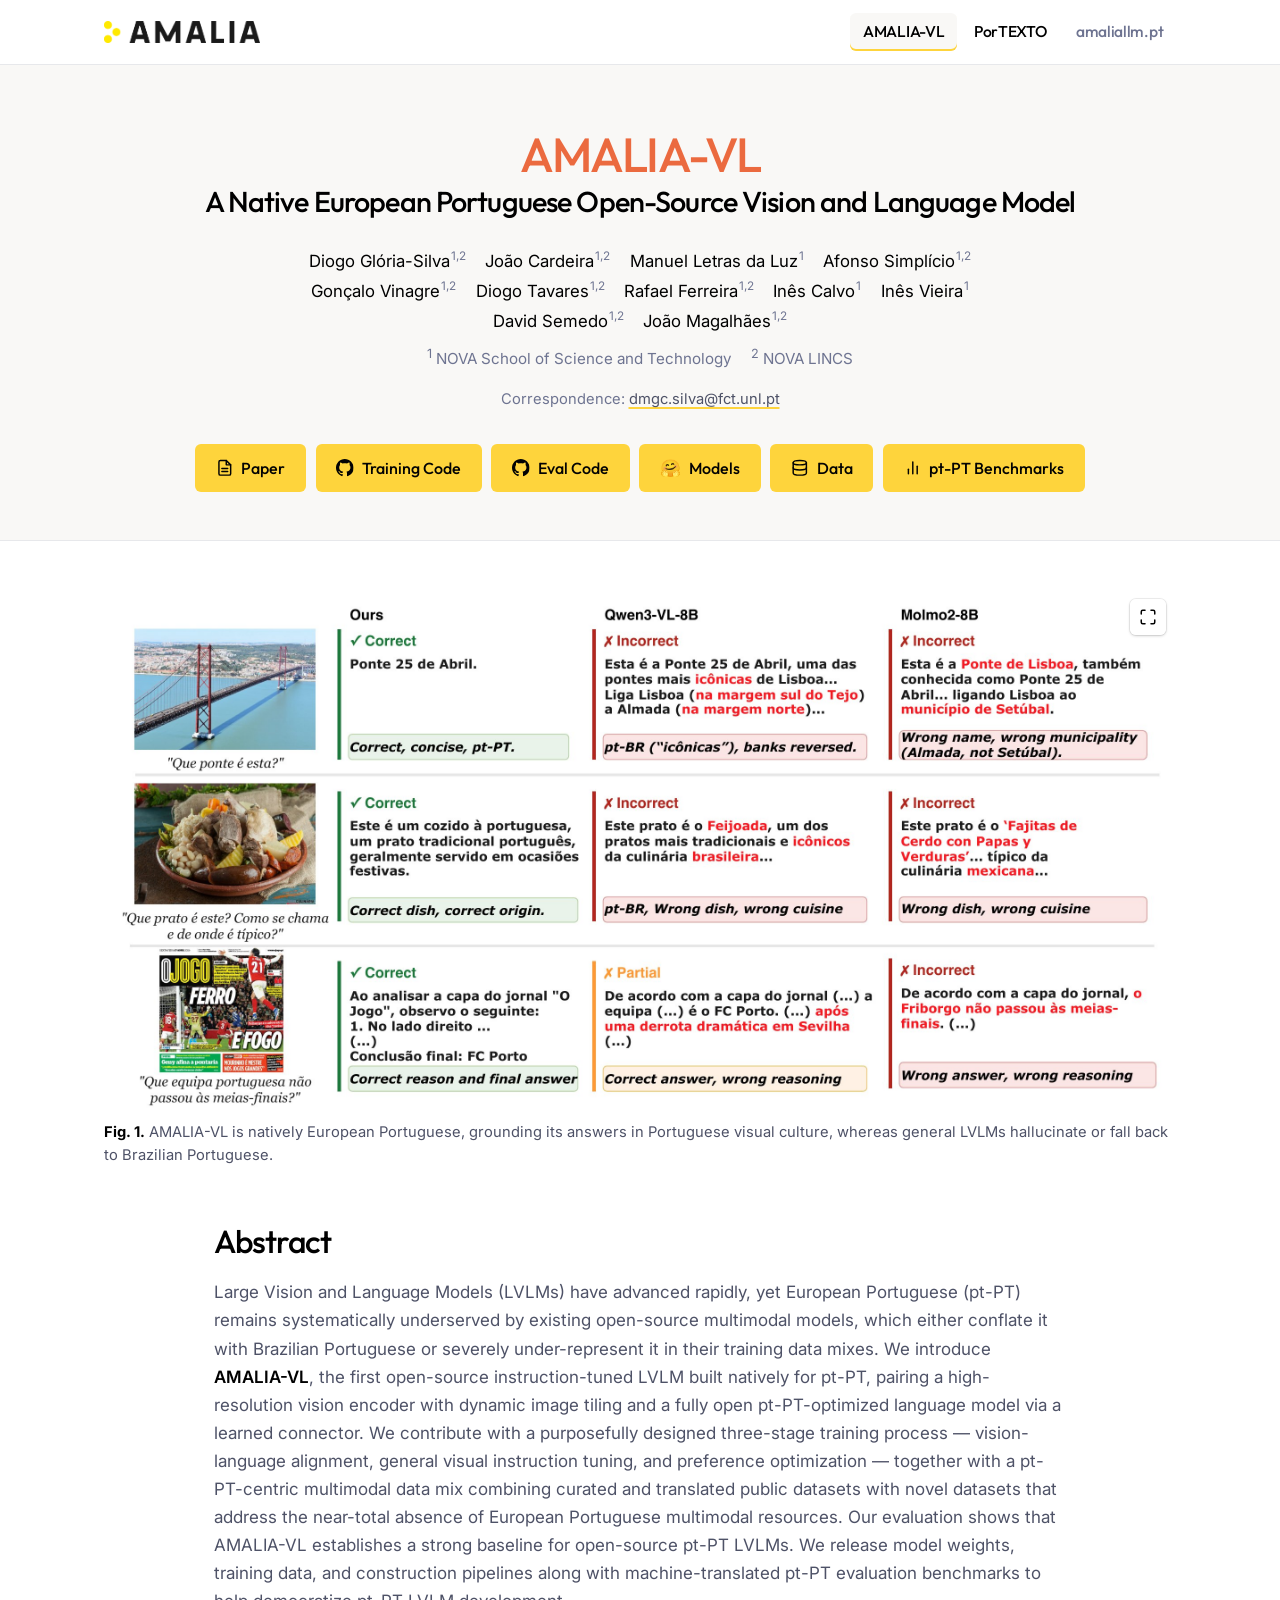
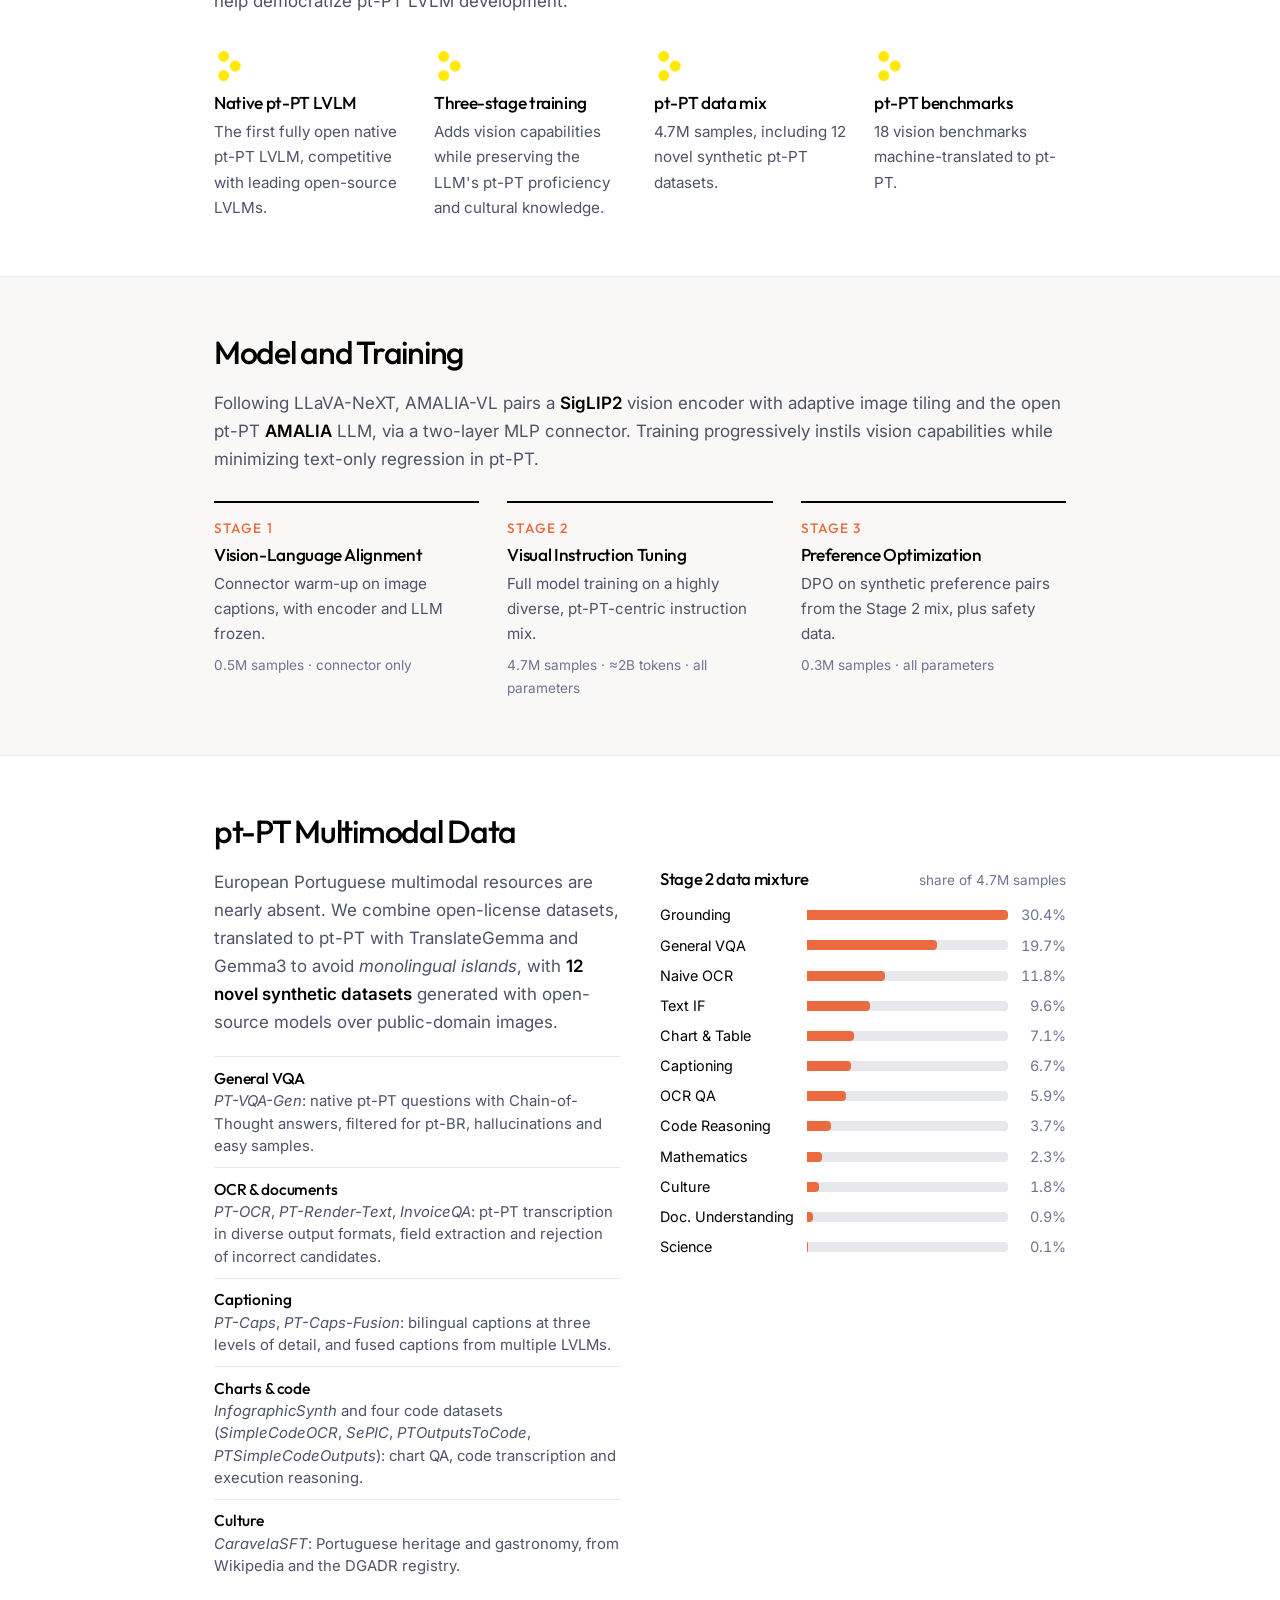
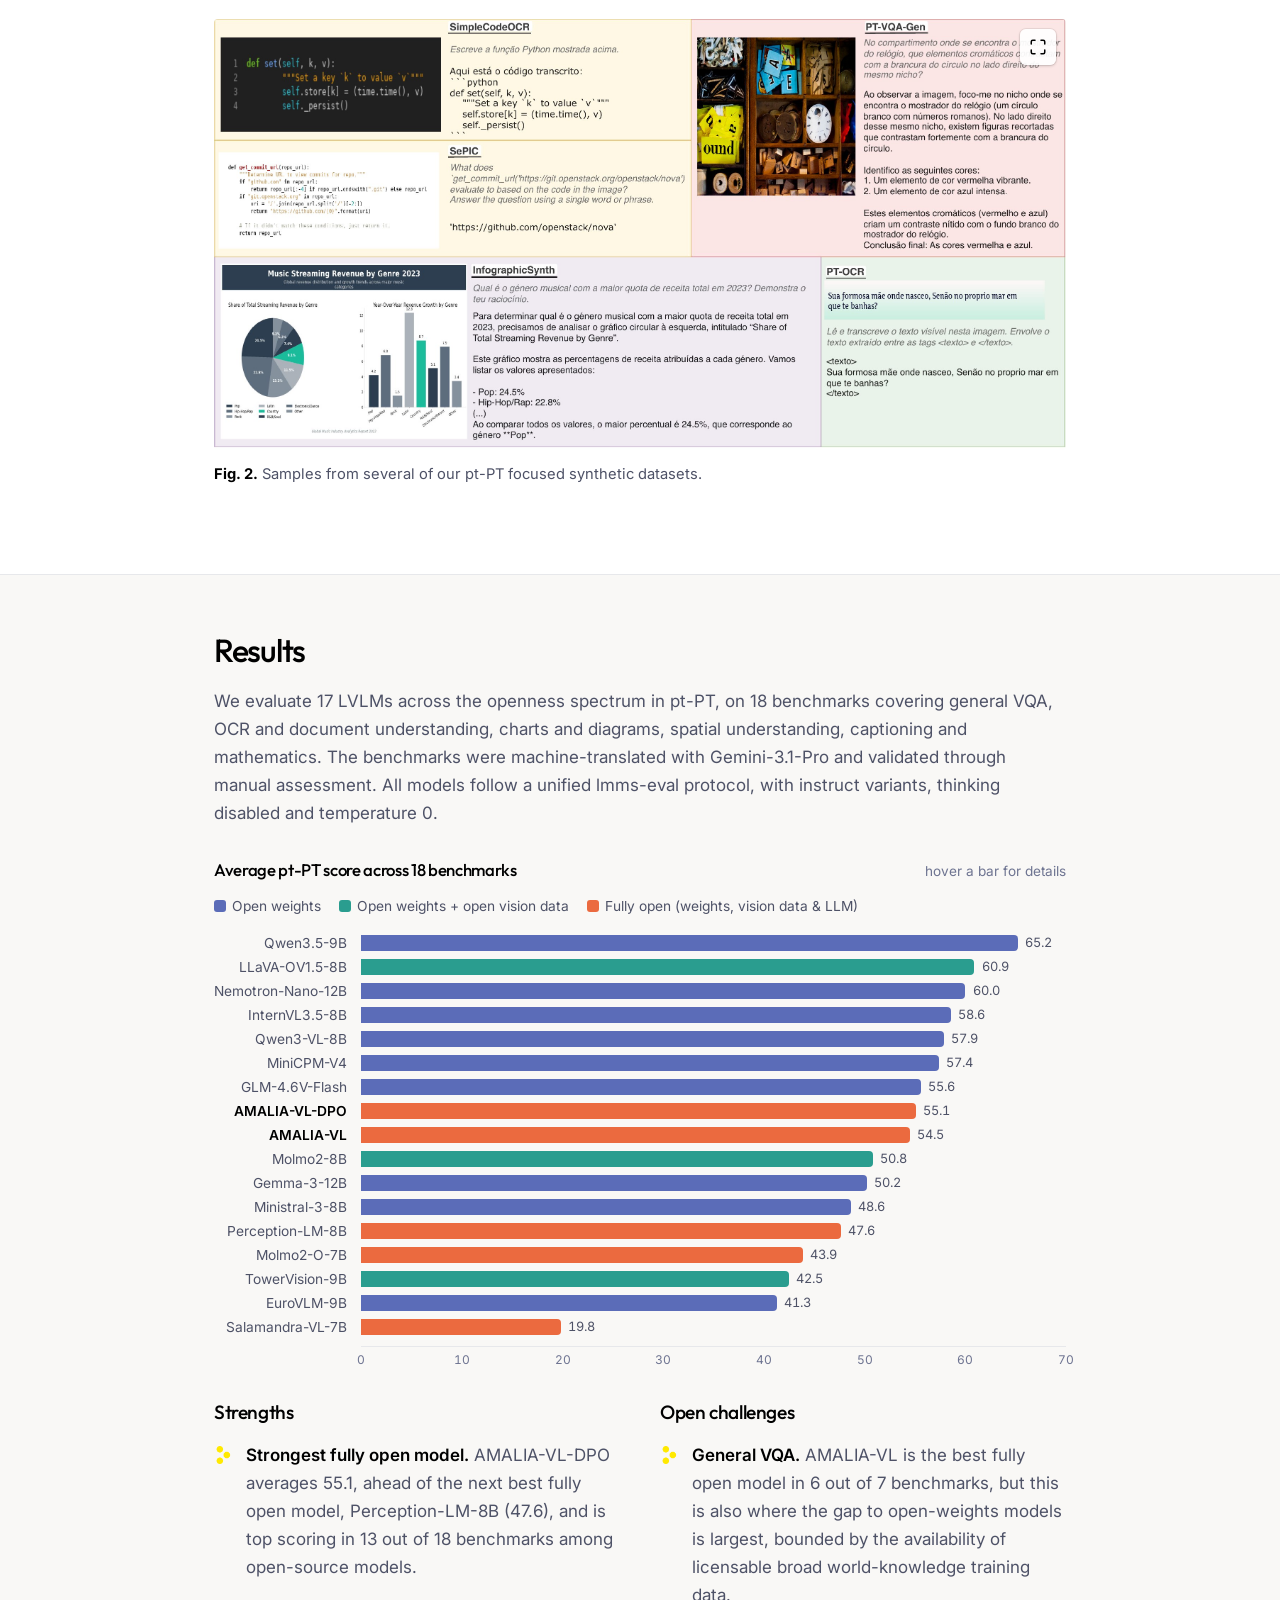
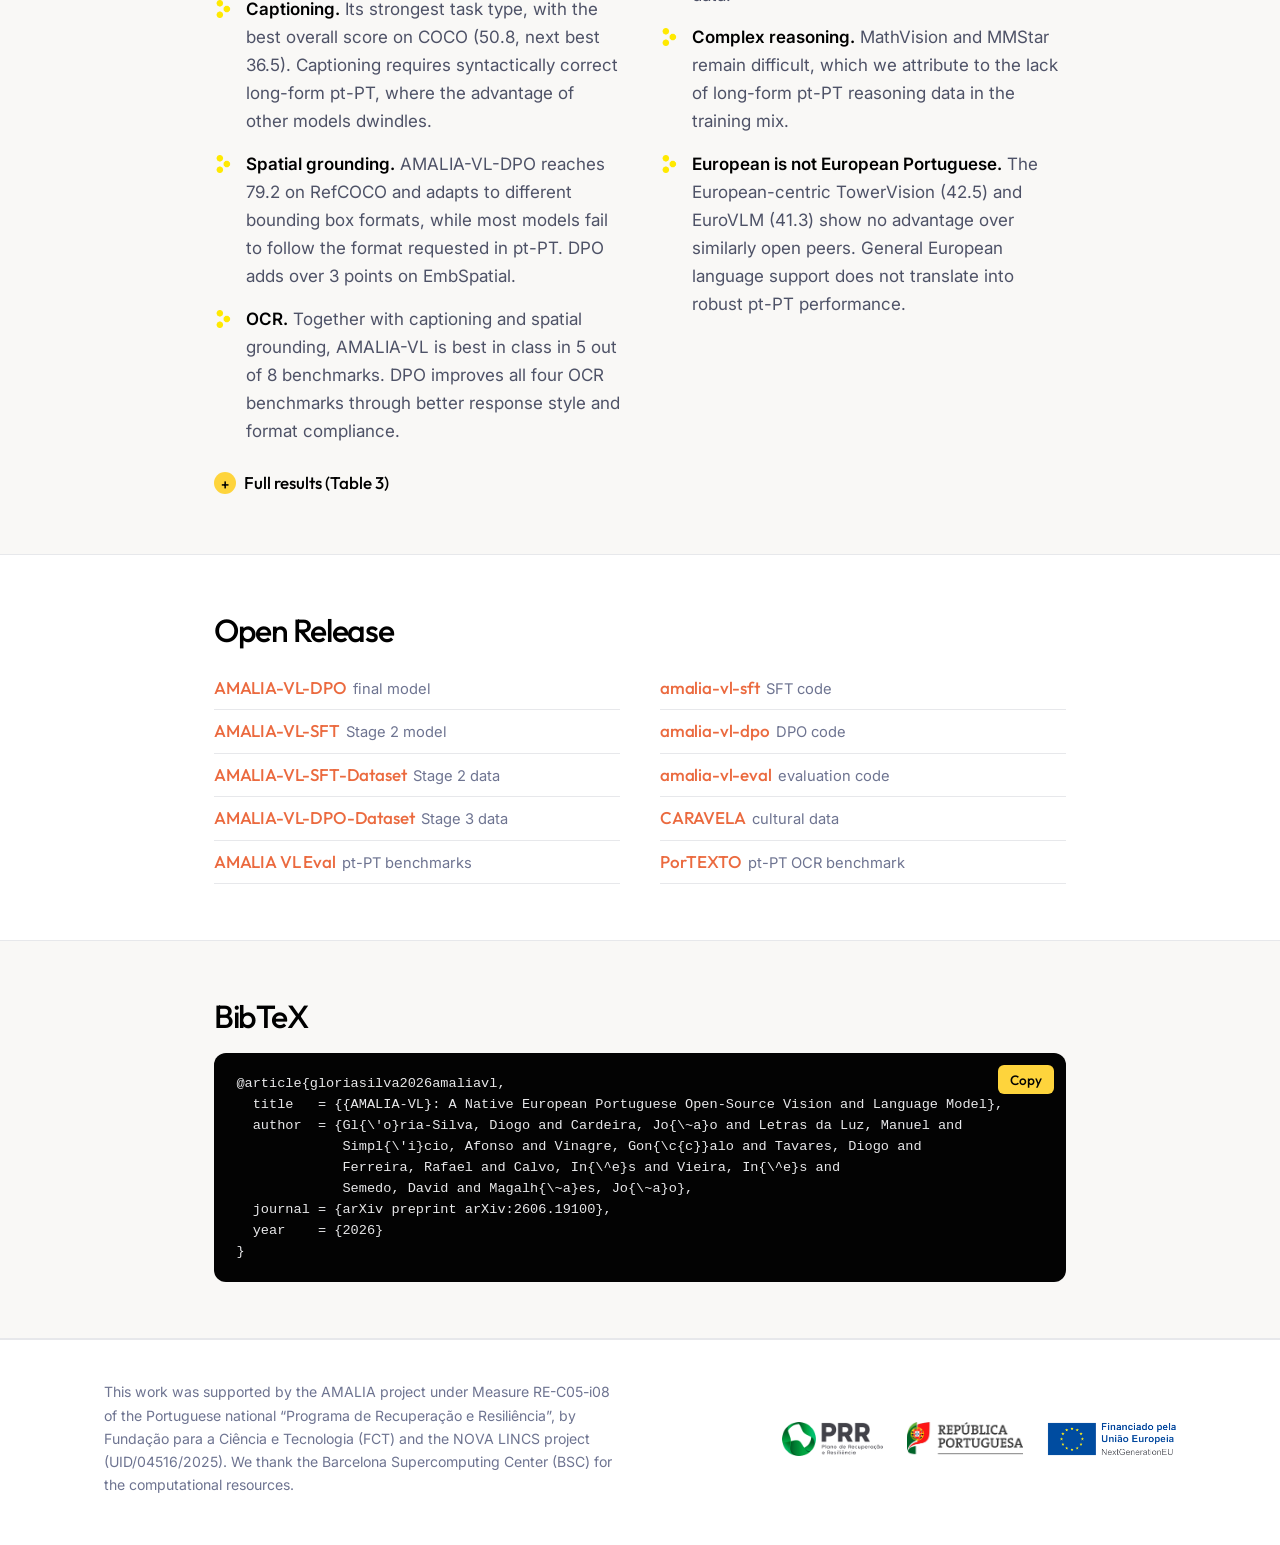
<file: index.html>
<!DOCTYPE html>
<html lang="en">
<head>
  <meta charset="utf-8">
  <meta name="viewport" content="width=device-width, initial-scale=1">
  <title>AMALIA-VL: A Native European Portuguese Open-Source Vision and Language Model</title>
  <meta name="description" content="AMALIA-VL is the first open-source instruction-tuned Large Vision and Language Model built natively for European Portuguese (pt-PT).">
  <meta property="og:title" content="AMALIA-VL: A Native European Portuguese Open-Source Vision and Language Model">
  <meta property="og:description" content="The first open-source instruction-tuned LVLM built natively for European Portuguese (pt-PT).">
  <meta property="og:image" content="static/img/amalia-vl/teaser.jpg">
  <meta name="twitter:card" content="summary_large_image">
  <link rel="icon" href="static/img/favicon.png">
  <link rel="preconnect" href="https://fonts.googleapis.com">
  <link rel="preconnect" href="https://fonts.gstatic.com" crossorigin>
  <link href="https://fonts.googleapis.com/css2?family=Inter:ital,wght@0,400;0,500;0,600;0,700;1,400&family=Outfit:wght@400;500;600&display=swap" rel="stylesheet">
  <link rel="stylesheet" href="static/css/style.css">
</head>
<body>
<!--ICONS--><svg width="0" height="0" style="position:absolute" aria-hidden="true">
<symbol id="i-gh" viewBox="0 0 16 16"><path fill="currentColor" d="M8 0C3.58 0 0 3.58 0 8c0 3.54 2.29 6.53 5.47 7.59.4.07.55-.17.55-.38 0-.19-.01-.82-.01-1.49-2.01.37-2.53-.49-2.69-.94-.09-.23-.48-.94-.82-1.13-.28-.15-.68-.52-.01-.53.63-.01 1.08.58 1.23.82.72 1.21 1.87.87 2.33.66.07-.52.28-.87.51-1.07-1.78-.2-3.64-.89-3.64-3.95 0-.87.31-1.59.82-2.15-.08-.2-.36-1.02.08-2.12 0 0 .67-.21 2.2.82.64-.18 1.32-.27 2-.27.68 0 1.36.09 2 .27 1.53-1.04 2.2-.82 2.2-.82.44 1.1.16 1.92.08 2.12.51.56.82 1.27.82 2.15 0 3.07-1.87 3.75-3.65 3.95.29.25.54.73.54 1.48 0 1.07-.01 1.93-.01 2.2 0 .21.15.46.55.38A8.013 8.013 0 0016 8c0-4.42-3.58-8-8-8z"/></symbol>
<symbol id="i-paper" viewBox="0 0 24 24"><g fill="none" stroke="currentColor" stroke-width="2" stroke-linecap="round" stroke-linejoin="round"><path d="M14 2H6a2 2 0 0 0-2 2v16a2 2 0 0 0 2 2h12a2 2 0 0 0 2-2V8z"/><polyline points="14 2 14 8 20 8"/><line x1="16" y1="13" x2="8" y2="13"/><line x1="16" y1="17" x2="8" y2="17"/></g></symbol>
<symbol id="i-data" viewBox="0 0 24 24"><g fill="none" stroke="currentColor" stroke-width="2" stroke-linecap="round" stroke-linejoin="round"><ellipse cx="12" cy="5" rx="9" ry="3"/><path d="M21 12c0 1.66-4 3-9 3s-9-1.34-9-3"/><path d="M3 5v14c0 1.66 4 3 9 3s9-1.34 9-3V5"/></g></symbol>
<symbol id="i-bench" viewBox="0 0 24 24"><g fill="none" stroke="currentColor" stroke-width="2" stroke-linecap="round" stroke-linejoin="round"><line x1="18" y1="20" x2="18" y2="10"/><line x1="12" y1="20" x2="12" y2="4"/><line x1="6" y1="20" x2="6" y2="14"/></g></symbol>
</svg><!--/ICONS-->

<header class="topbar">
  <div class="container">
    <a class="brand" href="https://amaliallm.pt" aria-label="AMALIA project website"><img src="static/img/amalia-logo.png" alt="AMALIA"></a>
    <nav>
      <a href="./" class="active">AMALIA-VL</a>
      <a href="portexto/">PorTEXTO</a>
      <a href="https://amaliallm.pt" class="ext">amaliallm.pt</a>
    </nav>
  </div>
</header>

<main>
  <section class="hero">
    <div class="container">
      <h1><span class="accent">AMALIA-VL</span><span class="subtitle">A Native European Portuguese Open-Source Vision and Language Model</span></h1>

      <p class="authors">
        <span>Diogo Glória-Silva<sup>1,2</sup></span>
        <span>João Cardeira<sup>1,2</sup></span>
        <span>Manuel Letras da Luz<sup>1</sup></span>
        <span>Afonso Simplício<sup>1,2</sup></span>
        <span>Gonçalo Vinagre<sup>1,2</sup></span>
        <span>Diogo Tavares<sup>1,2</sup></span>
        <span>Rafael Ferreira<sup>1,2</sup></span>
        <span>Inês Calvo<sup>1</sup></span>
        <span>Inês Vieira<sup>1</sup></span>
        <span>David Semedo<sup>1,2</sup></span>
        <span>João Magalhães<sup>1,2</sup></span>
      </p>
      <p class="affils"><span><sup>1</sup> NOVA School of Science and Technology</span><span><sup>2</sup> NOVA LINCS</span></p>
      <p class="contact">Correspondence: <a href="mailto:dmgc.silva@fct.unl.pt">dmgc.silva@fct.unl.pt</a></p>

      <div class="buttons">
        <a class="btn" href="https://arxiv.org/abs/2606.19100"><svg><use href="#i-paper"/></svg> Paper</a>
        <a class="btn" href="https://github.com/AMALIA-LLM/amalia-vl-sft"><svg><use href="#i-gh"/></svg> Training Code</a>
        <a class="btn" href="https://github.com/AMALIA-LLM/amalia-vl-eval"><svg><use href="#i-gh"/></svg> Eval Code</a>
        <a class="btn" href="https://huggingface.co/collections/amalia-llm/amalia-vl-0626-6a425c5fe0f1a1866eb97b3b"><span class="emoji">🤗</span> Models</a>
        <a class="btn" href="https://huggingface.co/datasets/amalia-llm/AMALIA-VL-SFT-Dataset"><svg><use href="#i-data"/></svg> Data</a>
        <a class="btn" href="https://huggingface.co/collections/amalia-llm/amalia-vl-eval-69d7c3cc5b1993b10eed21b1"><svg><use href="#i-bench"/></svg> pt-PT Benchmarks</a>
      </div>
    </div>
  </section>

  <section class="teaser">
    <div class="container wide">
      <figure style="margin:0">
        <img src="static/img/amalia-vl/teaser.jpg" alt="Three image questions in European Portuguese answered by AMALIA-VL, Qwen3-VL-8B and Molmo2-8B.">
        <figcaption><span class="label">Fig. 1.</span> AMALIA-VL is natively European Portuguese, grounding its answers in Portuguese visual culture, whereas general LVLMs hallucinate or fall back to Brazilian Portuguese.</figcaption>
      </figure>
    </div>
  </section>

  <!-- ============ ABSTRACT ============ -->
  <section id="abstract">
    <div class="container">
      <h2>Abstract</h2>
      <p>Large Vision and Language Models (LVLMs) have advanced rapidly, yet European Portuguese (pt-PT) remains systematically underserved by existing open-source multimodal models, which either conflate it with Brazilian Portuguese or severely under-represent it in their training data mixes. We introduce <strong>AMALIA-VL</strong>, the first open-source instruction-tuned LVLM built natively for pt-PT, pairing a high-resolution vision encoder with dynamic image tiling and a fully open pt-PT-optimized language model via a learned connector. We contribute with a purposefully designed three-stage training process — vision-language alignment, general visual instruction tuning, and preference optimization — together with a pt-PT-centric multimodal data mix combining curated and translated public datasets with novel datasets that address the near-total absence of European Portuguese multimodal resources. Our evaluation shows that AMALIA-VL establishes a strong baseline for open-source pt-PT LVLMs. We release model weights, training data, and construction pipelines along with machine-translated pt-PT evaluation benchmarks to help democratize pt-PT LVLM development.</p>

      <div class="highlights">
        <div>
          <img src="static/img/amalia-symbol.png" alt="">
          <h3>Native pt-PT LVLM</h3>
          <p>The first fully open native pt-PT LVLM, competitive with leading open-source LVLMs.</p>
        </div>
        <div>
          <img src="static/img/amalia-symbol.png" alt="">
          <h3>Three-stage training</h3>
          <p>Adds vision capabilities while preserving the LLM's pt-PT proficiency and cultural knowledge.</p>
        </div>
        <div>
          <img src="static/img/amalia-symbol.png" alt="">
          <h3>pt-PT data mix</h3>
          <p>4.7M samples, including 12 novel synthetic pt-PT datasets.</p>
        </div>
        <div>
          <img src="static/img/amalia-symbol.png" alt="">
          <h3>pt-PT benchmarks</h3>
          <p>18 vision benchmarks machine-translated to pt-PT.</p>
        </div>
      </div>
    </div>
  </section>

  <!-- ============ METHOD ============ -->
  <section id="method" class="alt">
    <div class="container">
      <h2>Model and Training</h2>
      <p>Following LLaVA-NeXT, AMALIA-VL pairs a <strong>SigLIP2</strong> vision encoder with adaptive image tiling and the open pt-PT <strong>AMALIA</strong> LLM, via a two-layer MLP connector. Training progressively instils vision capabilities while minimizing text-only regression in pt-PT.</p>

      <div class="stages">
        <div>
          <span class="n">Stage 1</span>
          <h3>Vision-Language Alignment</h3>
          <p>Connector warm-up on image captions, with encoder and LLM frozen.</p>
          <span class="meta">0.5M samples · connector only</span>
        </div>
        <div>
          <span class="n">Stage 2</span>
          <h3>Visual Instruction Tuning</h3>
          <p>Full model training on a highly diverse, pt-PT-centric instruction mix.</p>
          <span class="meta">4.7M samples · ≈2B tokens · all parameters</span>
        </div>
        <div>
          <span class="n">Stage 3</span>
          <h3>Preference Optimization</h3>
          <p>DPO on synthetic preference pairs from the Stage 2 mix, plus safety data.</p>
          <span class="meta">0.3M samples · all parameters</span>
        </div>
      </div>
    </div>
  </section>

  <!-- ============ DATA ============ -->
  <section id="data">
    <div class="container">
      <h2>pt-PT Multimodal Data</h2>
      <div class="grid-2">
        <div>
          <p>European Portuguese multimodal resources are nearly absent. We combine open-license datasets, translated to pt-PT with TranslateGemma and Gemma3 to avoid <em>monolingual islands</em>, with <strong>12 novel synthetic datasets</strong> generated with open-source models over public-domain images.</p>
          <ul class="syn">
            <li><b>General VQA</b><span><em>PT-VQA-Gen</em>: native pt-PT questions with Chain-of-Thought answers, filtered for pt-BR, hallucinations and easy samples.</span></li>
            <li><b>OCR &amp; documents</b><span><em>PT-OCR</em>, <em>PT-Render-Text</em>, <em>InvoiceQA</em>: pt-PT transcription in diverse output formats, field extraction and rejection of incorrect candidates.</span></li>
            <li><b>Captioning</b><span><em>PT-Caps</em>, <em>PT-Caps-Fusion</em>: bilingual captions at three levels of detail, and fused captions from multiple LVLMs.</span></li>
            <li><b>Charts &amp; code</b><span><em>InfographicSynth</em> and four code datasets (<em>SimpleCodeOCR</em>, <em>SePIC</em>, <em>PTOutputsToCode</em>, <em>PTSimpleCodeOutputs</em>): chart QA, code transcription and execution reasoning.</span></li>
            <li><b>Culture</b><span><em>CaravelaSFT</em>: Portuguese heritage and gastronomy, from Wikipedia and the DGADR registry.</span></li>
          </ul>
        </div>
        <div>
          <div class="chart-head"><h3>Stage 2 data mixture</h3><span class="sub">share of 4.7M samples</span></div>
          <div class="mix" role="table" aria-label="Stage 2 data mixture by task">
            <span class="lbl">Grounding</span><div class="track"><div class="fill" style="width:100%"></div></div><span class="pct">30.4%</span>
            <span class="lbl">General VQA</span><div class="track"><div class="fill" style="width:64.8%"></div></div><span class="pct">19.7%</span>
            <span class="lbl">Naive OCR</span><div class="track"><div class="fill" style="width:38.8%"></div></div><span class="pct">11.8%</span>
            <span class="lbl">Text IF</span><div class="track"><div class="fill" style="width:31.6%"></div></div><span class="pct">9.6%</span>
            <span class="lbl">Chart &amp; Table</span><div class="track"><div class="fill" style="width:23.4%"></div></div><span class="pct">7.1%</span>
            <span class="lbl">Captioning</span><div class="track"><div class="fill" style="width:22.0%"></div></div><span class="pct">6.7%</span>
            <span class="lbl">OCR QA</span><div class="track"><div class="fill" style="width:19.4%"></div></div><span class="pct">5.9%</span>
            <span class="lbl">Code Reasoning</span><div class="track"><div class="fill" style="width:12.2%"></div></div><span class="pct">3.7%</span>
            <span class="lbl">Mathematics</span><div class="track"><div class="fill" style="width:7.6%"></div></div><span class="pct">2.3%</span>
            <span class="lbl">Culture</span><div class="track"><div class="fill" style="width:5.9%"></div></div><span class="pct">1.8%</span>
            <span class="lbl">Doc. Understanding</span><div class="track"><div class="fill" style="width:3.0%"></div></div><span class="pct">0.9%</span>
            <span class="lbl">Science</span><div class="track"><div class="fill" style="width:0.6%"></div></div><span class="pct">0.1%</span>
          </div>
        </div>
      </div>

      <figure>
        <img src="static/img/amalia-vl/synthetic-data.jpg" alt="Samples from SimpleCodeOCR, SePIC, InfographicSynth, PT-VQA-Gen and PT-OCR." loading="lazy">
        <figcaption><span class="label">Fig. 2.</span> Samples from several of our pt-PT focused synthetic datasets.</figcaption>
      </figure>
    </div>
  </section>

  <!-- ============ RESULTS ============ -->
  <section id="results" class="alt">
    <div class="container">
      <h2>Results</h2>
      <p>We evaluate 17 LVLMs across the openness spectrum in pt-PT, on 18 benchmarks covering general VQA, OCR and document understanding, charts and diagrams, spatial understanding, captioning and mathematics. The benchmarks were machine-translated with Gemini-3.1-Pro and validated through manual assessment. All models follow a unified lmms-eval protocol, with instruct variants, thinking disabled and temperature 0.</p>

      <div class="chart" data-bar-chart>
        <div class="chart-head"><h3>Average pt-PT score across 18 benchmarks</h3><span class="sub">hover a bar for details</span></div>
        <div class="chart-body"></div>
        <!--VL_CHART--><script type="application/json">{"metric": "pt-PT average", "max": 70, "ticks": [0, 10, 20, 30, 40, 50, 60, 70], "series": {"open_weights": {"label": "Open weights", "color": "#5b6cb8"}, "open_data": {"label": "Open weights + open vision data", "color": "#2a9d8f"}, "fully_open": {"label": "Fully open (weights, vision data & LLM)", "color": "#eb6a3f"}}, "rows": [{"name": "Ministral-3-8B", "value": 48.6, "series": "open_weights"}, {"name": "Gemma-3-12B", "value": 50.2, "series": "open_weights"}, {"name": "GLM-4.6V-Flash", "value": 55.6, "series": "open_weights"}, {"name": "MiniCPM-V4", "value": 57.4, "series": "open_weights"}, {"name": "Qwen3-VL-8B", "value": 57.9, "series": "open_weights"}, {"name": "InternVL3.5-8B", "value": 58.6, "series": "open_weights"}, {"name": "Nemotron-Nano-12B", "value": 60.0, "series": "open_weights"}, {"name": "Qwen3.5-9B", "value": 65.2, "series": "open_weights"}, {"name": "EuroVLM-9B", "value": 41.3, "series": "open_weights", "note": "open LLM, closed vision data"}, {"name": "TowerVision-9B", "value": 42.5, "series": "open_data"}, {"name": "Molmo2-8B", "value": 50.8, "series": "open_data"}, {"name": "LLaVA-OV1.5-8B", "value": 60.9, "series": "open_data"}, {"name": "Salamandra-VL-7B", "value": 19.8, "series": "fully_open"}, {"name": "Molmo2-O-7B", "value": 43.9, "series": "fully_open"}, {"name": "Perception-LM-8B", "value": 47.6, "series": "fully_open"}, {"name": "AMALIA-VL", "value": 54.5, "series": "fully_open", "ours": true}, {"name": "AMALIA-VL-DPO", "value": 55.1, "series": "fully_open", "ours": true}]}</script><!--/VL_CHART-->
      </div>

      <div class="results-cols">
        <div>
          <h3>Strengths</h3>
          <ul class="findings">
            <li><strong>Strongest fully open model.</strong> AMALIA-VL-DPO averages 55.1, ahead of the next best fully open model, Perception-LM-8B (47.6), and is top scoring in 13 out of 18 benchmarks among open-source models.</li>
            <li><strong>Captioning.</strong> Its strongest task type, with the best overall score on COCO (50.8, next best 36.5). Captioning requires syntactically correct long-form pt-PT, where the advantage of other models dwindles.</li>
            <li><strong>Spatial grounding.</strong> AMALIA-VL-DPO reaches 79.2 on RefCOCO and adapts to different bounding box formats, while most models fail to follow the format requested in pt-PT. DPO adds over 3 points on EmbSpatial.</li>
            <li><strong>OCR.</strong> Together with captioning and spatial grounding, AMALIA-VL is best in class in 5 out of 8 benchmarks. DPO improves all four OCR benchmarks through better response style and format compliance.</li>
          </ul>
        </div>
        <div>
          <h3>Open challenges</h3>
          <ul class="findings">
            <li><strong>General VQA.</strong> AMALIA-VL is the best fully open model in 6 out of 7 benchmarks, but this is also where the gap to open-weights models is largest, bounded by the availability of licensable broad world-knowledge training data.</li>
            <li><strong>Complex reasoning.</strong> MathVision and MMStar remain difficult, which we attribute to the lack of long-form pt-PT reasoning data in the training mix.</li>
            <li><strong>European is not European Portuguese.</strong> The European-centric TowerVision (42.5) and EuroVLM (41.3) show no advantage over similarly open peers. General European language support does not translate into robust pt-PT performance.</li>
          </ul>
        </div>
      </div>

      <details class="more">
        <summary>Full results (Table 3)</summary>
        <div class="table-block">
          <div class="caption"><span class="label">Table 3.</span> Results on pt-PT tasks across core V&amp;L tasks: VQA, OCR, Diagram and Spatial understanding, Captioning and Math.</div>
          <div class="table-wrap breakout"><!--VL_TABLE--><table class="paper compact">
<thead><tr class="group"><th></th>
<th colspan="7"><span>General VQA</span></th>
<th colspan="4"><span>OCR &amp; Document</span></th>
<th colspan="2"><span>Chart &amp; Diagram</span></th>
<th colspan="2"><span>Spatial</span></th>
<th colspan="2"><span>Caption</span></th>
<th colspan="1"><span>Math</span></th>
<th colspan="1"></th>
</tr><tr><th>Model</th>
<th class="sep">MME<sup>†</sup></th>
<th class="">MMMU<sup>†</sup></th>
<th class="">MMStar<sup>†</sup></th>
<th class="">MMPro</th>
<th class="">SEED<sup>†</sup></th>
<th class="">POPE<sup>†</sup></th>
<th class="">RWQA</th>
<th class="sep">OCR</th>
<th class="">TxtVQA<sup>†</sup></th>
<th class="">DocVQA<sup>†</sup></th>
<th class="">InfoVQA<sup>†</sup></th>
<th class="sep">AI2D</th>
<th class="">ChartQA</th>
<th class="sep">EmbSp</th>
<th class="">RefRec</th>
<th class="sep">COCO<sup>†</sup></th>
<th class="">RefCap</th>
<th class="sep">MVision<sup>†</sup></th>
<th class="sep">Average</th>
</tr></thead><tbody>
<tr class=""><td>Ministral-3-8B<span class="glyph">◇</span></td>
<td class="sep">1756</td>
<td class="">45.4</td>
<td class="">45.3</td>
<td class="">26.8</td>
<td class="">70.3</td>
<td class="">77.1</td>
<td class="">56.2</td>
<td class="sep">61.7</td>
<td class="">52.8</td>
<td class="">70.0</td>
<td class="">52.7</td>
<td class="sep">71.9</td>
<td class="">49.5</td>
<td class="sep">49.2</td>
<td class="">26.9</td>
<td class="sep">22.4</td>
<td class="">4.0</td>
<td class="sep">29.5</td>
<td class="sep">48.6</td>
</tr>
<tr class=""><td>Gemma-3-12B<span class="glyph">◇</span></td>
<td class="sep">2120</td>
<td class="">47.8</td>
<td class="">51.4</td>
<td class="">32.1</td>
<td class="">70.5</td>
<td class="">85.1</td>
<td class="">49.4</td>
<td class="sep">62.7</td>
<td class="">61.2</td>
<td class="">67.8</td>
<td class="">42.8</td>
<td class="sep">75.9</td>
<td class="">54.2</td>
<td class="sep">55.7</td>
<td class="">6.1</td>
<td class="sep">26.7</td>
<td class="">5.8</td>
<td class="sep">32.4</td>
<td class="sep">50.2</td>
</tr>
<tr class=""><td>GLM-4.6V-Flash<span class="glyph">◇</span></td>
<td class="sep">2294</td>
<td class="">48.6</td>
<td class="">60.7</td>
<td class="">36.9</td>
<td class="">77.1</td>
<td class="">86.8</td>
<td class="">66.8</td>
<td class="sep">76.2</td>
<td class="">69.9</td>
<td class="">66.0</td>
<td class="">5.7</td>
<td class="sep">80.6</td>
<td class="">42.8</td>
<td class="sep">70.6</td>
<td class="best">86.9</td>
<td class="sep">25.8</td>
<td class="">9.8</td>
<td class="sep">7.8</td>
<td class="sep">55.6</td>
</tr>
<tr class=""><td>MiniCPM-V4<span class="glyph">◇</span></td>
<td class="sep">2274</td>
<td class="">44.9</td>
<td class="">60.4</td>
<td class="">27.9</td>
<td class="">76.8</td>
<td class="">85.7</td>
<td class="">66.6</td>
<td class="sep">72.4</td>
<td class="">65.1</td>
<td class="">70.0</td>
<td class="">59.8</td>
<td class="sep">79.0</td>
<td class="">74.5</td>
<td class="sep">66.2</td>
<td class="">45.1</td>
<td class="sep">32.0</td>
<td class="">6.0</td>
<td class="sep">19.1</td>
<td class="sep">57.4</td>
</tr>
<tr class=""><td>Qwen3-VL-8B<span class="glyph">◇</span></td>
<td class="sep best">2355</td>
<td class="">51.3</td>
<td class="">60.8</td>
<td class="">37.2</td>
<td class="">78.1</td>
<td class="">85.5</td>
<td class="">68.2</td>
<td class="sep">75.7</td>
<td class="">67.7</td>
<td class="">70.9</td>
<td class="">66.0</td>
<td class="sep">80.7</td>
<td class="">75.5</td>
<td class="sep best">73.9</td>
<td class="">0.2</td>
<td class="sep">30.4</td>
<td class="">12.2</td>
<td class="sep">24.4</td>
<td class="sep">57.9</td>
</tr>
<tr class=""><td>InternVL3.5-8B<span class="glyph">◇</span></td>
<td class="sep">2217</td>
<td class="best">53.7</td>
<td class="">62.4</td>
<td class="best">38.0</td>
<td class="">76.2</td>
<td class="">86.3</td>
<td class="">62.9</td>
<td class="sep">72.6</td>
<td class="">62.3</td>
<td class="">66.4</td>
<td class="">58.4</td>
<td class="sep">79.0</td>
<td class="">74.8</td>
<td class="sep">69.9</td>
<td class="">39.2</td>
<td class="sep">29.9</td>
<td class="">5.6</td>
<td class="sep">38.1</td>
<td class="sep">58.6</td>
</tr>
<tr class=""><td>Nemotron-Nano-12B<span class="glyph">◇</span></td>
<td class="sep">2004</td>
<td class="">50.7</td>
<td class="">59.9</td>
<td class="">36.3</td>
<td class="">77.9</td>
<td class="">85.2</td>
<td class="">69.9</td>
<td class="sep best">80.2</td>
<td class="">69.0</td>
<td class="">69.7</td>
<td class="">64.9</td>
<td class="sep best">83.9</td>
<td class="">78.6</td>
<td class="sep">64.7</td>
<td class="">62.3</td>
<td class="sep">18.8</td>
<td class="">2.9</td>
<td class="sep">33.1</td>
<td class="sep">60.0</td>
</tr>
<tr class=""><td>Qwen3.5-9B<span class="glyph">◇</span></td>
<td class="sep">2226</td>
<td class="">52.2</td>
<td class="">57.6</td>
<td class="">36.7</td>
<td class="best">78.5</td>
<td class="">84.7</td>
<td class="best">74.6</td>
<td class="sep">71.7</td>
<td class="best">70.8</td>
<td class="best">76.3</td>
<td class="best">71.6</td>
<td class="sep">83.5</td>
<td class="best">80.3</td>
<td class="sep">69.3</td>
<td class="">83.6</td>
<td class="sep">33.7</td>
<td class="best">13.5</td>
<td class="sep best">54.4</td>
<td class="sep best">65.2</td>
</tr>
<tr class="rule"><td>EuroVLM-9B<span class="glyph">◇♣</span></td>
<td class="sep">1581</td>
<td class="">34.0</td>
<td class="">40.3</td>
<td class="">19.8</td>
<td class="">66.8</td>
<td class="">84.2</td>
<td class="">55.2</td>
<td class="sep">46.4</td>
<td class="">54.1</td>
<td class="">56.4</td>
<td class="">34.0</td>
<td class="sep">61.5</td>
<td class="">47.6</td>
<td class="sep">38.8</td>
<td class="">5.1</td>
<td class="sep">23.9</td>
<td class="">5.3</td>
<td class="sep">12.9</td>
<td class="sep">41.3</td>
</tr>
<tr class=""><td>TowerVision-9B<span class="glyph">◇♡</span></td>
<td class="sep">1414</td>
<td class="">39.1</td>
<td class="">41.9</td>
<td class="">21.7</td>
<td class="">70.8</td>
<td class="">85.1</td>
<td class="">49.9</td>
<td class="sep">47.5</td>
<td class="">58.3</td>
<td class="">56.1</td>
<td class="">38.3</td>
<td class="sep">65.0</td>
<td class="">39.2</td>
<td class="sep">49.1</td>
<td class="">8.3</td>
<td class="sep">24.4</td>
<td class="">4.9</td>
<td class="sep">14.6</td>
<td class="sep">42.5</td>
</tr>
<tr class=""><td>Molmo2-8B<span class="glyph">◇♡</span></td>
<td class="sep">1936</td>
<td class="">52.7</td>
<td class="">61.2</td>
<td class="">36.4</td>
<td class="">73.0</td>
<td class="">87.2</td>
<td class="">66.8</td>
<td class="sep">59.0</td>
<td class="">61.2</td>
<td class="">62.8</td>
<td class="">50.2</td>
<td class="sep">80.9</td>
<td class="">43.5</td>
<td class="sep">62.1</td>
<td class="">3.6</td>
<td class="sep">19.5</td>
<td class="">3.8</td>
<td class="sep">22.4</td>
<td class="sep">50.8</td>
</tr>
<tr class=""><td>LLaVA-OV1.5-8B<span class="glyph">◇♡</span></td>
<td class="sep">2244</td>
<td class="">52.9</td>
<td class="best">64.7</td>
<td class="">36.9</td>
<td class="">75.8</td>
<td class="">86.4</td>
<td class="">62.9</td>
<td class="sep">76.1</td>
<td class="">63.3</td>
<td class="">72.0</td>
<td class="">62.6</td>
<td class="sep">81.6</td>
<td class="">74.2</td>
<td class="sep">60.2</td>
<td class="">78.1</td>
<td class="sep">36.5</td>
<td class="">8.2</td>
<td class="sep">23.1</td>
<td class="sep">60.9</td>
</tr>
<tr class="rule"><td>Salamandra-VL-7B<span class="glyph">◇♡♣</span></td>
<td class="sep">784</td>
<td class="">27.7</td>
<td class="">32.0</td>
<td class="">11.8</td>
<td class="">33.3</td>
<td class="">64.9</td>
<td class="">19.7</td>
<td class="sep">21.0</td>
<td class="">1.6</td>
<td class="">6.0</td>
<td class="">8.7</td>
<td class="sep">30.1</td>
<td class="">14.0</td>
<td class="sep">26.3</td>
<td class="">0.0</td>
<td class="sep">19.7</td>
<td class="">8.2</td>
<td class="sep">3.1</td>
<td class="sep">19.8</td>
</tr>
<tr class=""><td>Molmo2-O-7B<span class="glyph">◇♡♣</span></td>
<td class="sep">1618</td>
<td class="">37.8</td>
<td class="">52.6</td>
<td class="">26.5</td>
<td class="">70.0</td>
<td class="">81.5</td>
<td class="">58.3</td>
<td class="sep">57.4</td>
<td class="">55.1</td>
<td class="">52.7</td>
<td class="">41.6</td>
<td class="sep">66.4</td>
<td class="">40.4</td>
<td class="sep">54.7</td>
<td class="">3.4</td>
<td class="sep">18.4</td>
<td class="">4.7</td>
<td class="sep">11.8</td>
<td class="sep">43.9</td>
</tr>
<tr class=""><td>Perception-LM-8B<span class="glyph">◇♡♣</span></td>
<td class="sep">1368</td>
<td class="">37.7</td>
<td class="second">52.8</td>
<td class="">22.9</td>
<td class="">73.0</td>
<td class="">82.8</td>
<td class="">53.4</td>
<td class="sep second">76.5</td>
<td class="">60.8</td>
<td class="">65.4</td>
<td class="second">60.3</td>
<td class="sep">67.6</td>
<td class="second">69.2</td>
<td class="sep second">62.2</td>
<td class="">0.0</td>
<td class="sep">15.2</td>
<td class="">3.1</td>
<td class="sep">4.7</td>
<td class="sep">47.6</td>
</tr>
<tr class="ours"><td>AMALIA-VL<span class="glyph">◇♡♣</span></td>
<td class="sep">1815</td>
<td class="">40.0</td>
<td class="">44.7</td>
<td class="second">27.9</td>
<td class="">72.0</td>
<td class="best second">89.3</td>
<td class="second">60.9</td>
<td class="sep">59.0</td>
<td class="">66.2</td>
<td class="">68.7</td>
<td class="">45.0</td>
<td class="sep">68.4</td>
<td class="">67.8</td>
<td class="sep">53.7</td>
<td class="">77.4</td>
<td class="sep best second">50.8</td>
<td class="second">11.2</td>
<td class="sep">12.2</td>
<td class="sep">54.5</td>
</tr>
<tr class="ours"><td>AMALIA-VL-DPO<span class="glyph">◇♡♣</span></td>
<td class="sep second">1824</td>
<td class="second">40.3</td>
<td class="">44.0</td>
<td class="">27.1</td>
<td class="second">73.8</td>
<td class="">89.1</td>
<td class="">59.9</td>
<td class="sep">62.4</td>
<td class="second">68.0</td>
<td class="second">69.5</td>
<td class="">45.6</td>
<td class="sep second">69.3</td>
<td class="">66.5</td>
<td class="sep">57.0</td>
<td class="second">79.2</td>
<td class="sep">49.7</td>
<td class="">10.7</td>
<td class="sep second">14.0</td>
<td class="sep second">55.1</td>
</tr>
</tbody></table><!--/VL_TABLE--></div>
          <div class="note">† denotes held-in benchmarks. ◇ Open weights; ♡ Fully open vision data; ♣ Fully open LLM. <strong>Bold</strong> = best overall, <u>underline</u> = best fully open (◇♡♣).</div>
        </div>
      </details>
    </div>
  </section>

  <!-- ============ RESOURCES ============ -->
  <section id="resources">
    <div class="container">
      <h2>Open Release</h2>
      <ul class="links">
        <li><a href="https://huggingface.co/amalia-llm/AMALIA-VL-DPO">AMALIA-VL-DPO</a><span>final model</span></li>
        <li><a href="https://huggingface.co/amalia-llm/AMALIA-VL-SFT">AMALIA-VL-SFT</a><span>Stage 2 model</span></li>
        <li><a href="https://huggingface.co/datasets/amalia-llm/AMALIA-VL-SFT-Dataset">AMALIA-VL-SFT-Dataset</a><span>Stage 2 data</span></li>
        <li><a href="https://huggingface.co/datasets/amalia-llm/AMALIA-VL-DPO-Dataset">AMALIA-VL-DPO-Dataset</a><span>Stage 3 data</span></li>
        <li><a href="https://huggingface.co/collections/amalia-llm/amalia-vl-eval-69d7c3cc5b1993b10eed21b1">AMALIA VL Eval</a><span>pt-PT benchmarks</span></li>
        <li><a href="https://github.com/AMALIA-LLM/amalia-vl-sft">amalia-vl-sft</a><span>SFT code</span></li>
        <li><a href="https://github.com/AMALIA-LLM/amalia-vl-dpo">amalia-vl-dpo</a><span>DPO code</span></li>
        <li><a href="https://github.com/AMALIA-LLM/amalia-vl-eval">amalia-vl-eval</a><span>evaluation code</span></li>
        <li><a href="https://huggingface.co/datasets/amalia-llm/CARAVELA">CARAVELA</a><span>cultural data</span></li>
        <li><a href="portexto/">PorTEXTO</a><span>pt-PT OCR benchmark</span></li>
      </ul>
    </div>
  </section>

  <!-- ============ BIBTEX ============ -->
  <section id="bibtex" class="alt">
    <div class="container">
      <h2>BibTeX</h2>
      <div class="bibtex">
        <button class="copy" type="button">Copy</button>
<pre>@article{gloriasilva2026amaliavl,
  title   = {{AMALIA-VL}: A Native European Portuguese Open-Source Vision and Language Model},
  author  = {Gl{\'o}ria-Silva, Diogo and Cardeira, Jo{\~a}o and Letras da Luz, Manuel and
             Simpl{\'i}cio, Afonso and Vinagre, Gon{\c{c}}alo and Tavares, Diogo and
             Ferreira, Rafael and Calvo, In{\^e}s and Vieira, In{\^e}s and
             Semedo, David and Magalh{\~a}es, Jo{\~a}o},
  journal = {arXiv preprint arXiv:2606.19100},
  year    = {2026}
}</pre>
      </div>
    </div>
  </section>
</main>

<footer>
  <div class="container">
    <p>This work was supported by the AMALIA project under Measure RE-C05-i08 of the Portuguese national “Programa de Recuperação e Resiliência”, by Fundação para a Ciência e Tecnologia (FCT) and the NOVA LINCS project (UID/04516/2025). We thank the Barcelona Supercomputing Center (BSC) for the computational resources.</p>
    <div class="funders">
      <img src="static/img/funder-prr.png" alt="PRR – Plano de Recuperação e Resiliência">
      <img src="static/img/funder-republica.png" alt="República Portuguesa">
      <img src="static/img/funder-eu.png" alt="Financiado pela União Europeia – NextGenerationEU">
    </div>
  </div>
</footer>

<script src="static/js/main.js"></script>
</body>
</html>
</file>
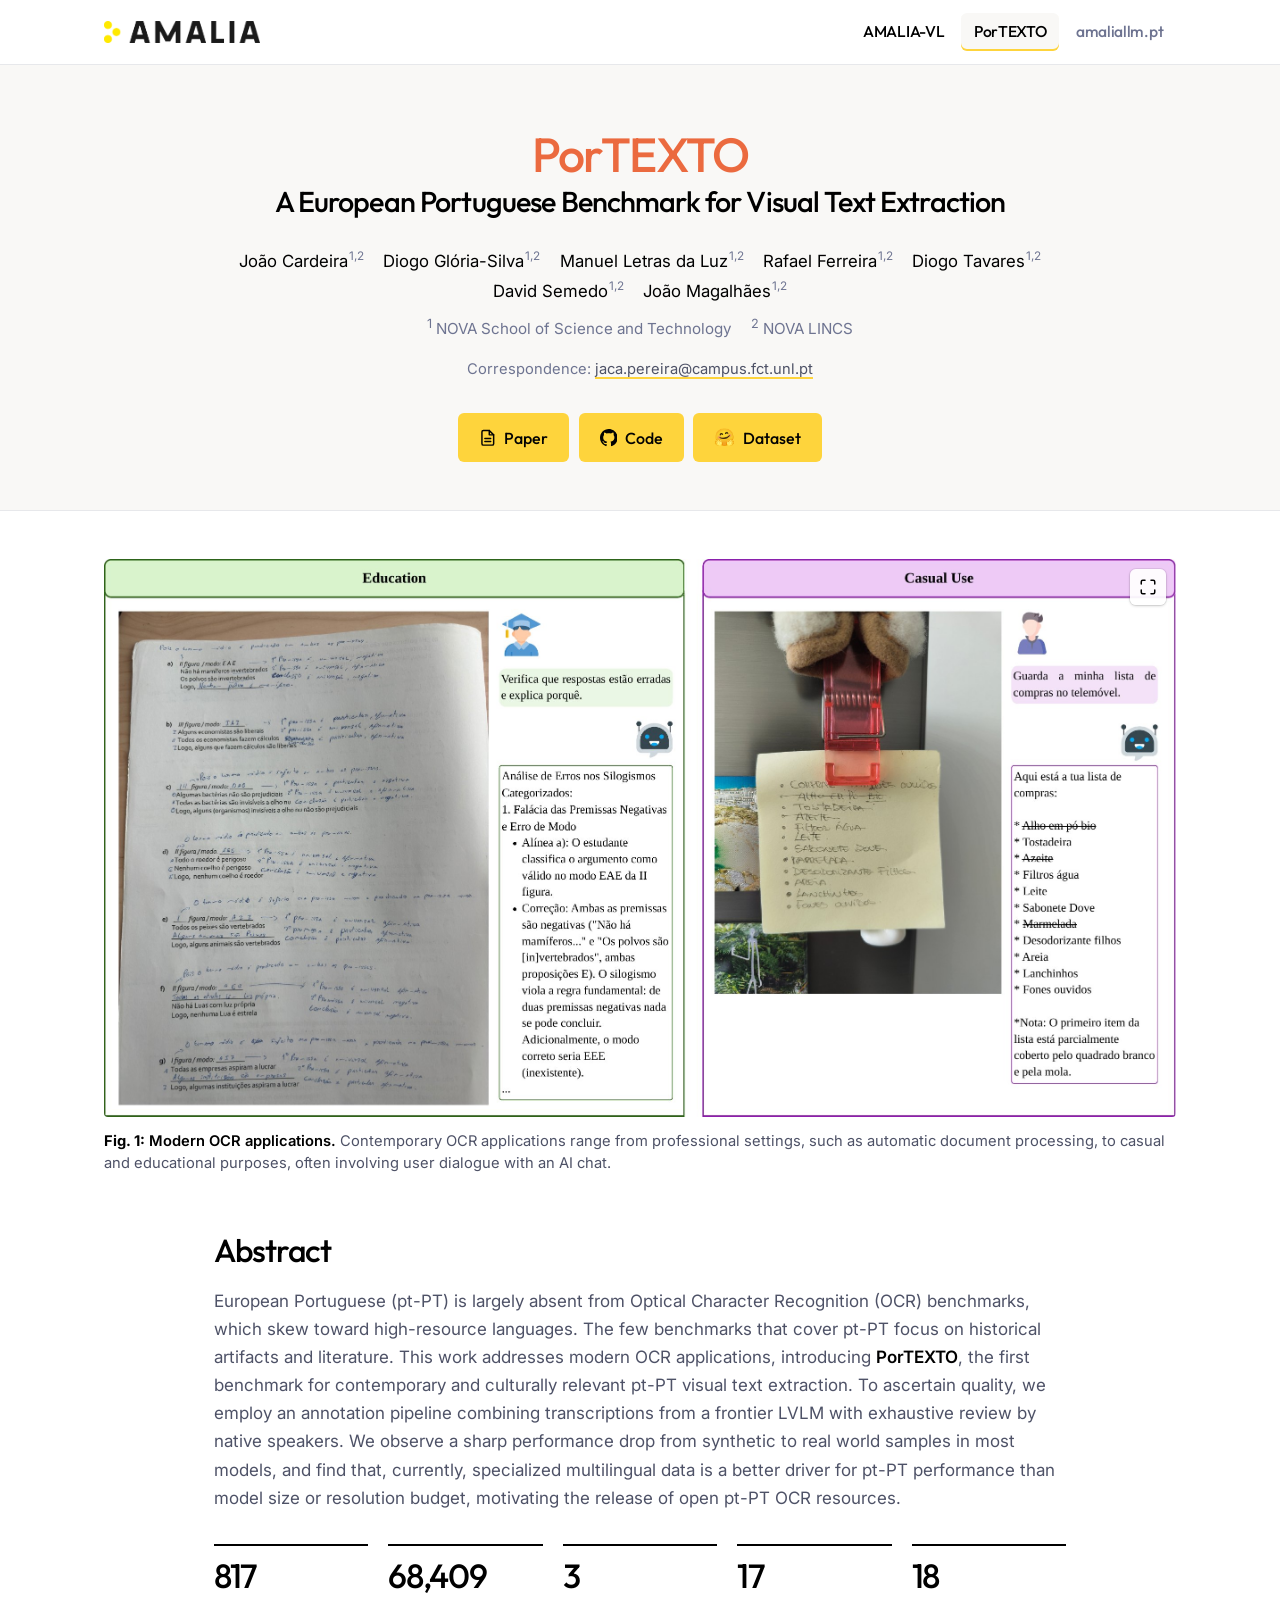
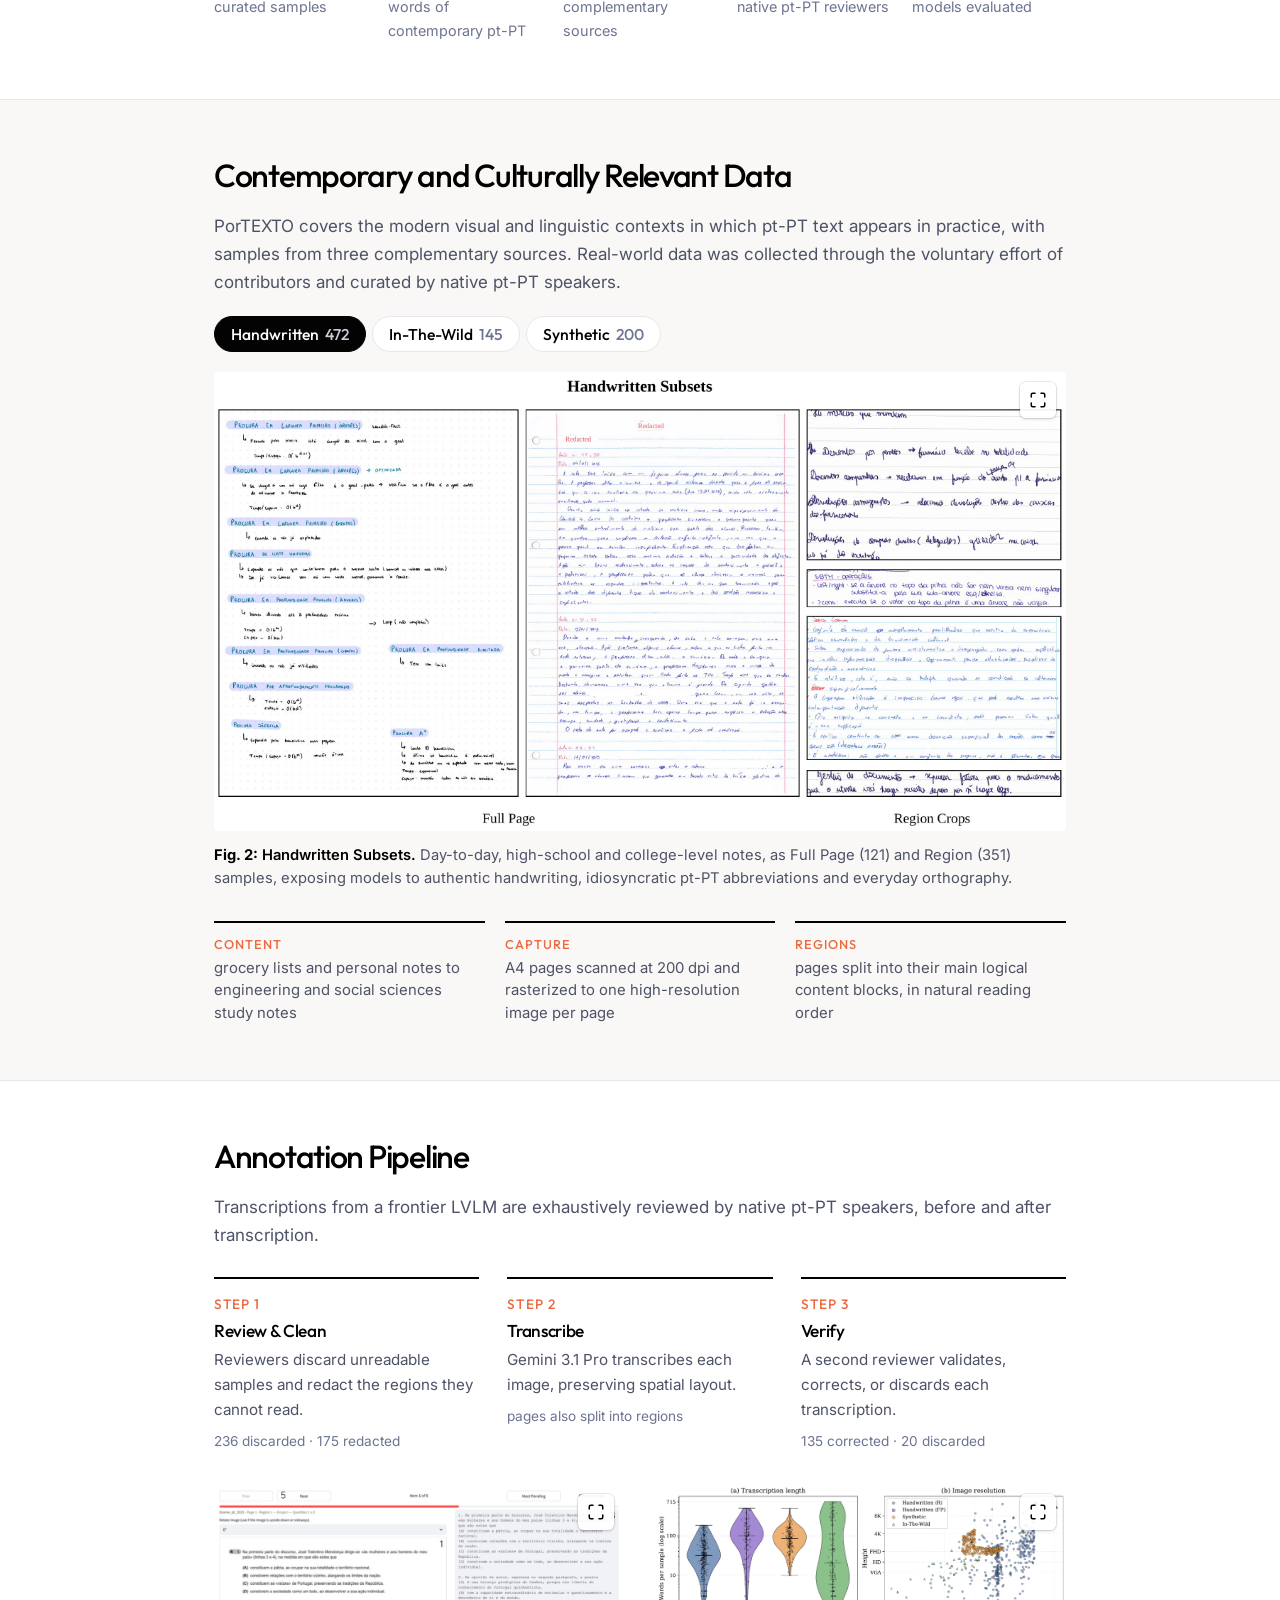
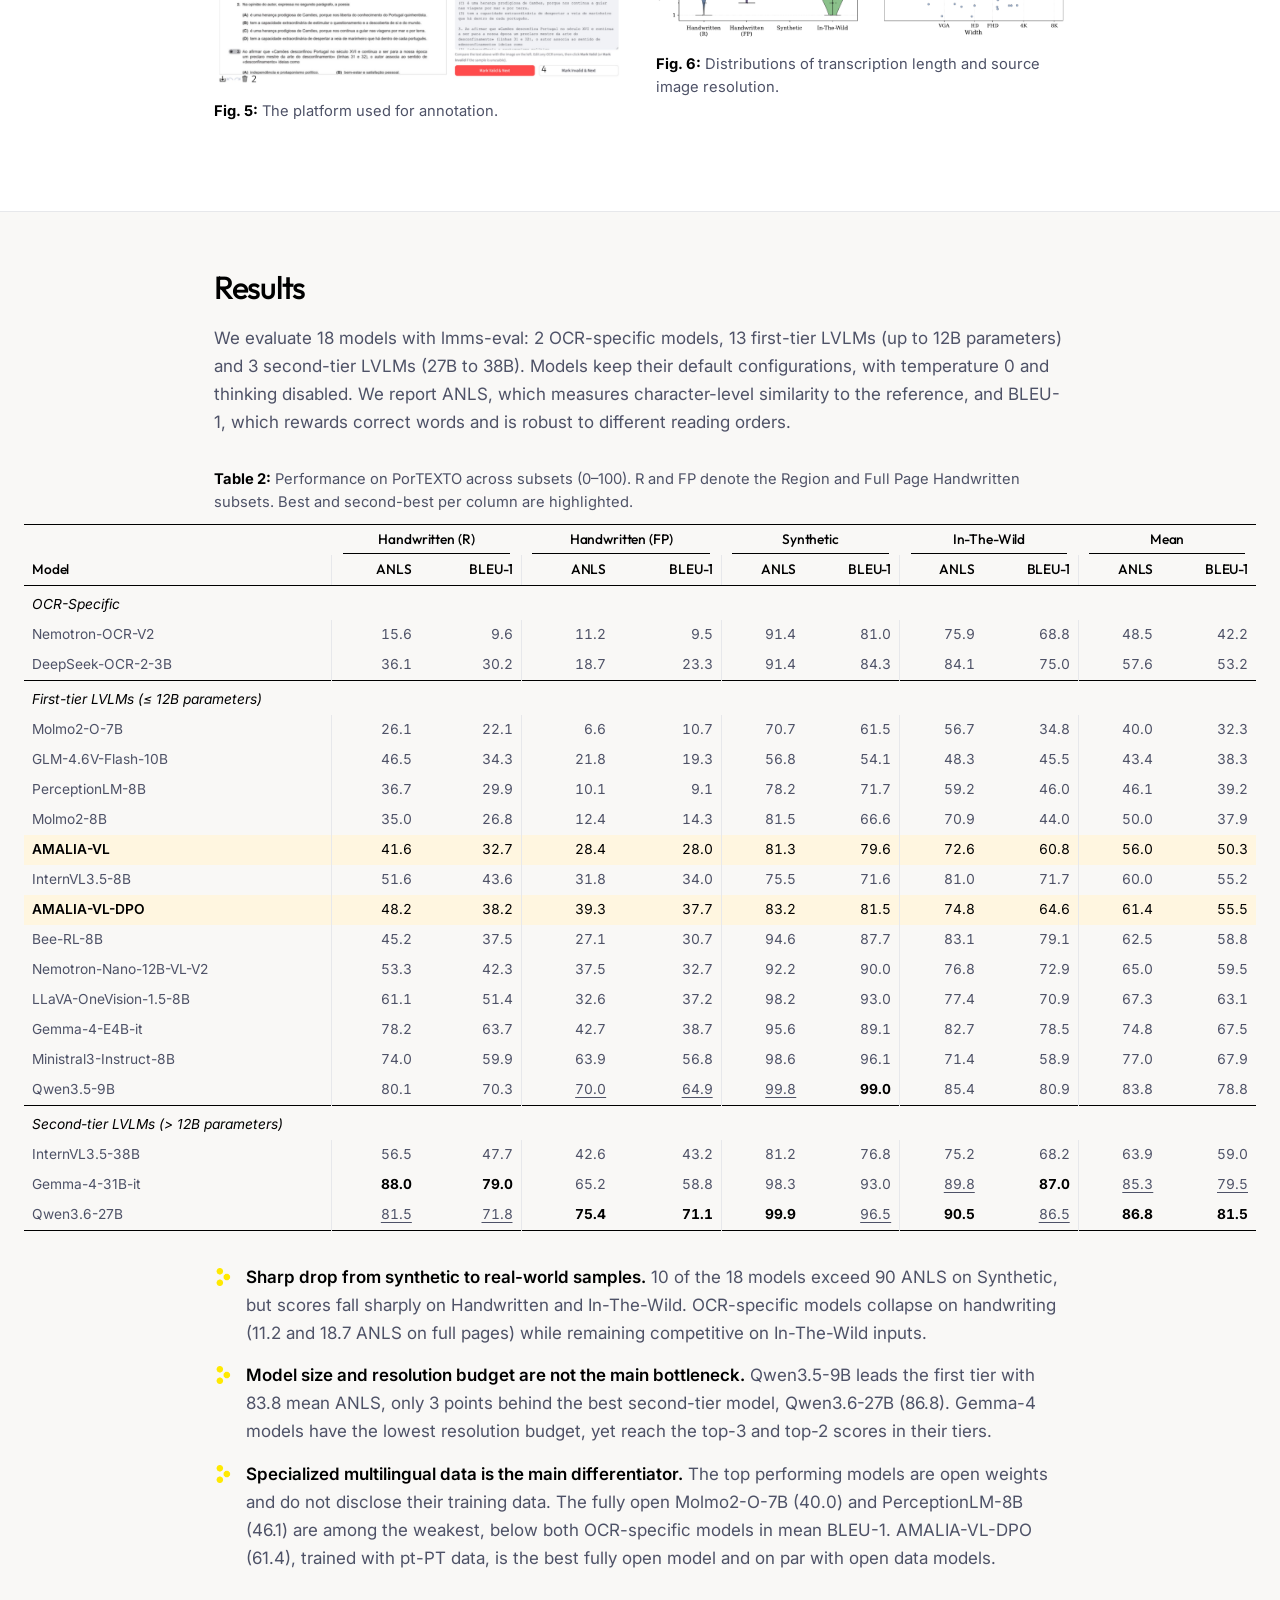
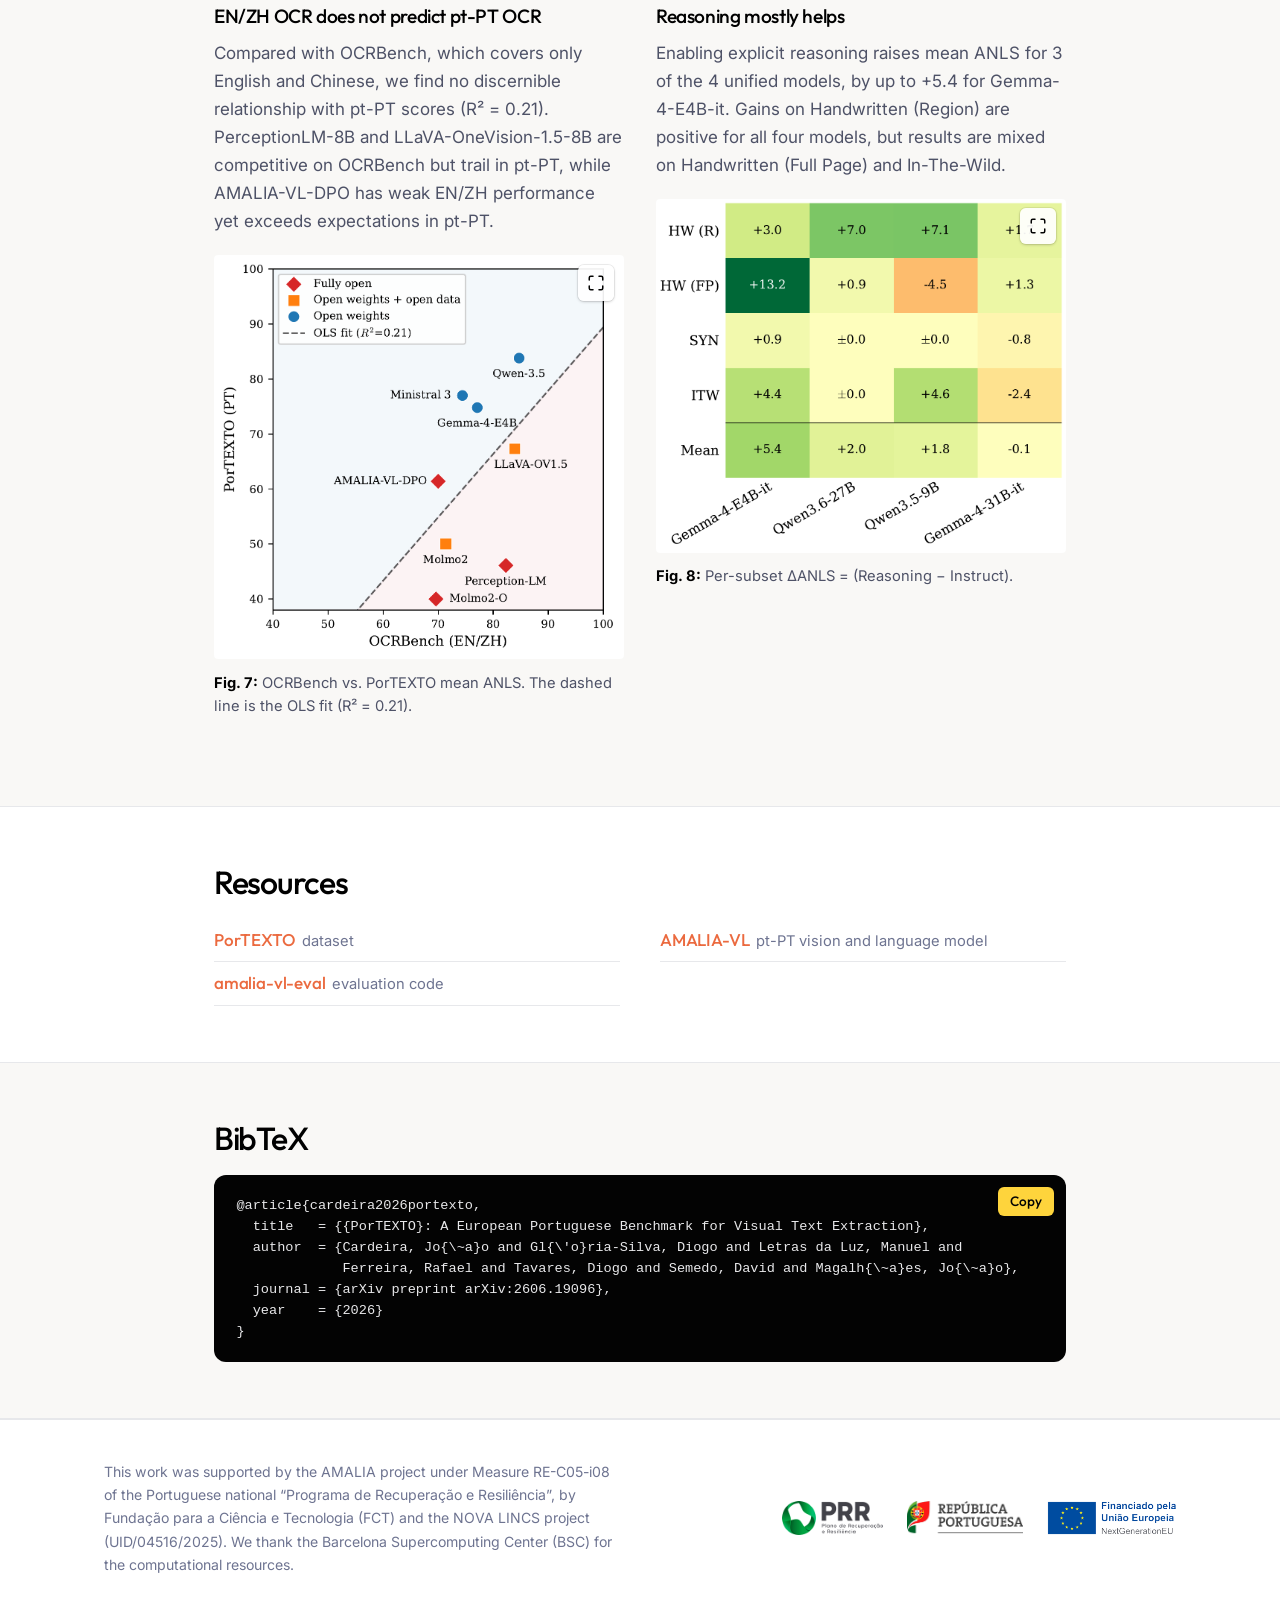
<file: portexto/index.html>
<!DOCTYPE html>
<html lang="en">
<head>
  <meta charset="utf-8">
  <meta name="viewport" content="width=device-width, initial-scale=1">
  <title>PorTEXTO: A European Portuguese Benchmark for Visual Text Extraction</title>
  <meta name="description" content="PorTEXTO is the first benchmark for contemporary and culturally relevant European Portuguese (pt-PT) visual text extraction.">
  <meta property="og:title" content="PorTEXTO: A European Portuguese Benchmark for Visual Text Extraction">
  <meta property="og:description" content="The first benchmark for contemporary and culturally relevant pt-PT visual text extraction.">
  <meta property="og:image" content="../static/img/portexto/teaser.jpg">
  <meta name="twitter:card" content="summary_large_image">
  <link rel="icon" href="../static/img/favicon.png">
  <link rel="preconnect" href="https://fonts.googleapis.com">
  <link rel="preconnect" href="https://fonts.gstatic.com" crossorigin>
  <link href="https://fonts.googleapis.com/css2?family=Inter:ital,wght@0,400;0,500;0,600;0,700;1,400&family=Outfit:wght@400;500;600&display=swap" rel="stylesheet">
  <link rel="stylesheet" href="../static/css/style.css">
</head>
<body>
<!--ICONS--><svg width="0" height="0" style="position:absolute" aria-hidden="true">
<symbol id="i-gh" viewBox="0 0 16 16"><path fill="currentColor" d="M8 0C3.58 0 0 3.58 0 8c0 3.54 2.29 6.53 5.47 7.59.4.07.55-.17.55-.38 0-.19-.01-.82-.01-1.49-2.01.37-2.53-.49-2.69-.94-.09-.23-.48-.94-.82-1.13-.28-.15-.68-.52-.01-.53.63-.01 1.08.58 1.23.82.72 1.21 1.87.87 2.33.66.07-.52.28-.87.51-1.07-1.78-.2-3.64-.89-3.64-3.95 0-.87.31-1.59.82-2.15-.08-.2-.36-1.02.08-2.12 0 0 .67-.21 2.2.82.64-.18 1.32-.27 2-.27.68 0 1.36.09 2 .27 1.53-1.04 2.2-.82 2.2-.82.44 1.1.16 1.92.08 2.12.51.56.82 1.27.82 2.15 0 3.07-1.87 3.75-3.65 3.95.29.25.54.73.54 1.48 0 1.07-.01 1.93-.01 2.2 0 .21.15.46.55.38A8.013 8.013 0 0016 8c0-4.42-3.58-8-8-8z"/></symbol>
<symbol id="i-paper" viewBox="0 0 24 24"><g fill="none" stroke="currentColor" stroke-width="2" stroke-linecap="round" stroke-linejoin="round"><path d="M14 2H6a2 2 0 0 0-2 2v16a2 2 0 0 0 2 2h12a2 2 0 0 0 2-2V8z"/><polyline points="14 2 14 8 20 8"/><line x1="16" y1="13" x2="8" y2="13"/><line x1="16" y1="17" x2="8" y2="17"/></g></symbol>
<symbol id="i-data" viewBox="0 0 24 24"><g fill="none" stroke="currentColor" stroke-width="2" stroke-linecap="round" stroke-linejoin="round"><ellipse cx="12" cy="5" rx="9" ry="3"/><path d="M21 12c0 1.66-4 3-9 3s-9-1.34-9-3"/><path d="M3 5v14c0 1.66 4 3 9 3s9-1.34 9-3V5"/></g></symbol>
<symbol id="i-bench" viewBox="0 0 24 24"><g fill="none" stroke="currentColor" stroke-width="2" stroke-linecap="round" stroke-linejoin="round"><line x1="18" y1="20" x2="18" y2="10"/><line x1="12" y1="20" x2="12" y2="4"/><line x1="6" y1="20" x2="6" y2="14"/></g></symbol>
</svg><!--/ICONS-->

<header class="topbar">
  <div class="container">
    <a class="brand" href="https://amaliallm.pt" aria-label="AMALIA project website"><img src="../static/img/amalia-logo.png" alt="AMALIA"></a>
    <nav>
      <a href="../">AMALIA-VL</a>
      <a href="./" class="active">PorTEXTO</a>
      <a href="https://amaliallm.pt" class="ext">amaliallm.pt</a>
    </nav>
  </div>
</header>

<main>
  <section class="hero">
    <div class="container">
      <h1><span class="accent">PorTEXTO</span><span class="subtitle">A European Portuguese Benchmark for Visual Text Extraction</span></h1>

      <p class="authors">
        <span>João Cardeira<sup>1,2</sup></span>
        <span>Diogo Glória-Silva<sup>1,2</sup></span>
        <span>Manuel Letras da Luz<sup>1,2</sup></span>
        <span>Rafael Ferreira<sup>1,2</sup></span>
        <span>Diogo Tavares<sup>1,2</sup></span>
        <span>David Semedo<sup>1,2</sup></span>
        <span>João Magalhães<sup>1,2</sup></span>
      </p>
      <p class="affils"><span><sup>1</sup> NOVA School of Science and Technology</span><span><sup>2</sup> NOVA LINCS</span></p>
      <p class="contact">Correspondence: <a href="mailto:jaca.pereira@campus.fct.unl.pt">jaca.pereira@campus.fct.unl.pt</a></p>

      <div class="buttons">
        <a class="btn" href="https://arxiv.org/abs/2606.19096"><svg><use href="#i-paper"/></svg> Paper</a>
        <a class="btn" href="https://github.com/AMALIA-LLM/amalia-vl-eval"><svg><use href="#i-gh"/></svg> Code</a>
        <a class="btn" href="https://huggingface.co/datasets/amalia-llm/PorTEXTO"><span class="emoji">🤗</span> Dataset</a>
      </div>
    </div>
  </section>

  <section class="teaser">
    <div class="container wide">
      <figure style="margin:0">
        <img src="../static/img/portexto/teaser.jpg" alt="Two chat examples: checking a handwritten logic exam in pt-PT, and transcribing a handwritten shopping list from a photo.">
        <figcaption><span class="label">Fig. 1:</span> <span class="title">Modern OCR applications.</span> Contemporary OCR applications range from professional settings, such as automatic document processing, to casual and educational purposes, often involving user dialogue with an AI chat.</figcaption>
      </figure>
    </div>
  </section>

  <!-- ============ ABSTRACT ============ -->
  <section id="abstract">
    <div class="container">
      <h2>Abstract</h2>
      <p>European Portuguese (pt-PT) is largely absent from Optical Character Recognition (OCR) benchmarks, which skew toward high-resource languages. The few benchmarks that cover pt-PT focus on historical artifacts and literature. This work addresses modern OCR applications, introducing <strong>PorTEXTO</strong>, the first benchmark for contemporary and culturally relevant pt-PT visual text extraction. To ascertain quality, we employ an annotation pipeline combining transcriptions from a frontier LVLM with exhaustive review by native speakers. We observe a sharp performance drop from synthetic to real world samples in most models, and find that, currently, specialized multilingual data is a better driver for pt-PT performance than model size or resolution budget, motivating the release of open pt-PT OCR resources.</p>

      <div class="stats">
        <div class="stat"><div class="value">817</div><div class="label">curated samples</div></div>
        <div class="stat"><div class="value">68,409</div><div class="label">words of contemporary pt-PT</div></div>
        <div class="stat"><div class="value">3</div><div class="label">complementary sources</div></div>
        <div class="stat"><div class="value">17</div><div class="label">native pt-PT reviewers</div></div>
        <div class="stat"><div class="value">18</div><div class="label">models evaluated</div></div>
      </div>
    </div>
  </section>

  <!-- ============ DATA ============ -->
  <section id="data" class="alt">
    <div class="container">
      <h2>Contemporary and Culturally Relevant Data</h2>
      <p>PorTEXTO covers the modern visual and linguistic contexts in which pt-PT text appears in practice, with samples from three complementary sources. Real-world data was collected through the voluntary effort of contributors and curated by native pt-PT speakers.</p>

      <div data-tabs>
        <div class="tabs" role="tablist">
          <button class="tab" role="tab" aria-selected="true" aria-controls="tab-hw" id="t-hw">Handwritten<span class="count">472</span></button>
          <button class="tab" role="tab" aria-selected="false" aria-controls="tab-itw" id="t-itw">In-The-Wild<span class="count">145</span></button>
          <button class="tab" role="tab" aria-selected="false" aria-controls="tab-syn" id="t-syn">Synthetic<span class="count">200</span></button>
        </div>
        <div class="tab-panel" id="tab-hw" role="tabpanel" aria-labelledby="t-hw">
          <figure>
            <img src="../static/img/portexto/handwritten.jpg" alt="Handwritten study notes in pt-PT: full scanned pages and cropped regions." loading="lazy">
            <figcaption><span class="label">Fig. 2:</span> <span class="title">Handwritten Subsets.</span> Day-to-day, high-school and college-level notes, as Full Page (121) and Region (351) samples, exposing models to authentic handwriting, idiosyncratic pt-PT abbreviations and everyday orthography.</figcaption>
          </figure>
          <ul class="facts">
            <li><b>Content</b>grocery lists and personal notes to engineering and social sciences study notes</li>
            <li><b>Capture</b>A4 pages scanned at 200 dpi and rasterized to one high-resolution image per page</li>
            <li><b>Regions</b>pages split into their main logical content blocks, in natural reading order</li>
          </ul>
        </div>
        <div class="tab-panel" id="tab-itw" role="tabpanel" aria-labelledby="t-itw" hidden>
          <figure>
            <img src="../static/img/portexto/in-the-wild.jpg" alt="In-the-wild pt-PT images: a national exam, a government form, shop fronts, a sports club sign, a TV meme and a festival poster." loading="lazy">
            <figcaption><span class="label">Fig. 3:</span> <span class="title">In-The-Wild Subset.</span> School exams, invoices and government forms, as well as photographs of coffee shops, town signs, sports clubs, TV shows and memes, across a challenging range of resolutions and aspect ratios.</figcaption>
          </figure>
          <ul class="facts">
            <li><b>Casual</b>town signs, building names, festivity posters, restaurant menus, memes</li>
            <li><b>Professional</b>exams, documents, government forms and invoices</li>
            <li><b>Conditions</b>variable noise, lighting, perspectives and fonts, in both photographs and screenshots</li>
          </ul>
        </div>
        <div class="tab-panel" id="tab-syn" role="tabpanel" aria-labelledby="t-syn" hidden>
          <figure>
            <img src="../static/img/portexto/synthetic.jpg" alt="Synthetic pt-PT documents rendered over photographs." loading="lazy">
            <figcaption><span class="label">Fig. 4:</span> <span class="title">Synthetic Subset.</span> Pure pt-PT text in common document layouts, rendered on top of general purpose images, more likely to be aligned with the training data distribution of most models.</figcaption>
          </figure>
          <ul class="facts">
            <li><b>Text</b>pt-PT Wikipedia and European Parliament transcripts</li>
            <li><b>Rendering</b>SynthDoG layouts (slides, tables of contents, multi-section pages) over Open Images backgrounds</li>
            <li><b>Fonts</b>diverse open-source, Portuguese-compatible fonts, with colour adapted per word for contrast</li>
          </ul>
        </div>
      </div>
    </div>
  </section>

  <!-- ============ ANNOTATION ============ -->
  <section id="annotation">
    <div class="container">
      <h2>Annotation Pipeline</h2>
      <p>Transcriptions from a frontier LVLM are exhaustively reviewed by native pt-PT speakers, before and after transcription.</p>

      <div class="stages">
        <div>
          <span class="n">Step 1</span>
          <h3>Review &amp; Clean</h3>
          <p>Reviewers discard unreadable samples and redact the regions they cannot read.</p>
          <span class="meta">236 discarded · 175 redacted</span>
        </div>
        <div>
          <span class="n">Step 2</span>
          <h3>Transcribe</h3>
          <p>Gemini 3.1 Pro transcribes each image, preserving spatial layout.</p>
          <span class="meta">pages also split into regions</span>
        </div>
        <div>
          <span class="n">Step 3</span>
          <h3>Verify</h3>
          <p>A second reviewer validates, corrects, or discards each transcription.</p>
          <span class="meta">135 corrected · 20 discarded</span>
        </div>
      </div>

      <div class="fig-grid">
        <figure>
          <img src="../static/img/portexto/annotation-platform.jpg" alt="Annotation interface with the image, redaction tool, editable transcription and validate or invalidate buttons." loading="lazy">
          <figcaption><span class="label">Fig. 5:</span> The platform used for annotation.</figcaption>
        </figure>
        <figure>
          <img src="../static/img/portexto/statistics.png" alt="Violin plots of words per sample by subset, and a scatter plot of image width versus height." loading="lazy">
          <figcaption><span class="label">Fig. 6:</span> Distributions of transcription length and source image resolution.</figcaption>
        </figure>
      </div>
    </div>
  </section>

  <!-- ============ RESULTS ============ -->
  <section id="results" class="alt">
    <div class="container">
      <h2>Results</h2>
      <p>We evaluate 18 models with lmms-eval: 2 OCR-specific models, 13 first-tier LVLMs (up to 12B parameters) and 3 second-tier LVLMs (27B to 38B). Models keep their default configurations, with temperature 0 and thinking disabled. We report ANLS, which measures character-level similarity to the reference, and BLEU-1, which rewards correct words and is robust to different reading orders.</p>

      <div class="table-block">
        <div class="caption"><span class="label">Table 2:</span> Performance on PorTEXTO across subsets (0–100). R and FP denote the Region and Full Page Handwritten subsets. Best and second-best per column are highlighted.</div>
        <div class="table-wrap breakout"><!--PT_TABLE--><table class="paper">
<thead><tr class="group"><th></th>
<th colspan="2"><span>Handwritten (R)</span></th>
<th colspan="2"><span>Handwritten (FP)</span></th>
<th colspan="2"><span>Synthetic</span></th>
<th colspan="2"><span>In-The-Wild</span></th>
<th colspan="2"><span>Mean</span></th>
</tr><tr><th>Model</th>
<th class="sep">ANLS</th>
<th class="">BLEU-1</th>
<th class="sep">ANLS</th>
<th class="">BLEU-1</th>
<th class="sep">ANLS</th>
<th class="">BLEU-1</th>
<th class="sep">ANLS</th>
<th class="">BLEU-1</th>
<th class="sep">ANLS</th>
<th class="">BLEU-1</th>
</tr></thead><tbody>
<tr class="tier"><td colspan="11">OCR-Specific</td></tr>
<tr><td>Nemotron-OCR-V2</td><td class="sep">15.6</td><td class="">9.6</td><td class="sep">11.2</td><td class="">9.5</td><td class="sep">91.4</td><td class="">81.0</td><td class="sep">75.9</td><td class="">68.8</td><td class="sep">48.5</td><td class="">42.2</td></tr>
<tr><td>DeepSeek-OCR-2-3B</td><td class="sep">36.1</td><td class="">30.2</td><td class="sep">18.7</td><td class="">23.3</td><td class="sep">91.4</td><td class="">84.3</td><td class="sep">84.1</td><td class="">75.0</td><td class="sep">57.6</td><td class="">53.2</td></tr>
<tr class="tier"><td colspan="11">First-tier LVLMs (≤ 12B parameters)</td></tr>
<tr><td>Molmo2-O-7B</td><td class="sep">26.1</td><td class="">22.1</td><td class="sep">6.6</td><td class="">10.7</td><td class="sep">70.7</td><td class="">61.5</td><td class="sep">56.7</td><td class="">34.8</td><td class="sep">40.0</td><td class="">32.3</td></tr>
<tr><td>GLM-4.6V-Flash-10B</td><td class="sep">46.5</td><td class="">34.3</td><td class="sep">21.8</td><td class="">19.3</td><td class="sep">56.8</td><td class="">54.1</td><td class="sep">48.3</td><td class="">45.5</td><td class="sep">43.4</td><td class="">38.3</td></tr>
<tr><td>PerceptionLM-8B</td><td class="sep">36.7</td><td class="">29.9</td><td class="sep">10.1</td><td class="">9.1</td><td class="sep">78.2</td><td class="">71.7</td><td class="sep">59.2</td><td class="">46.0</td><td class="sep">46.1</td><td class="">39.2</td></tr>
<tr><td>Molmo2-8B</td><td class="sep">35.0</td><td class="">26.8</td><td class="sep">12.4</td><td class="">14.3</td><td class="sep">81.5</td><td class="">66.6</td><td class="sep">70.9</td><td class="">44.0</td><td class="sep">50.0</td><td class="">37.9</td></tr>
<tr class="ours"><td>AMALIA-VL</td><td class="sep">41.6</td><td class="">32.7</td><td class="sep">28.4</td><td class="">28.0</td><td class="sep">81.3</td><td class="">79.6</td><td class="sep">72.6</td><td class="">60.8</td><td class="sep">56.0</td><td class="">50.3</td></tr>
<tr><td>InternVL3.5-8B</td><td class="sep">51.6</td><td class="">43.6</td><td class="sep">31.8</td><td class="">34.0</td><td class="sep">75.5</td><td class="">71.6</td><td class="sep">81.0</td><td class="">71.7</td><td class="sep">60.0</td><td class="">55.2</td></tr>
<tr class="ours"><td>AMALIA-VL-DPO</td><td class="sep">48.2</td><td class="">38.2</td><td class="sep">39.3</td><td class="">37.7</td><td class="sep">83.2</td><td class="">81.5</td><td class="sep">74.8</td><td class="">64.6</td><td class="sep">61.4</td><td class="">55.5</td></tr>
<tr><td>Bee-RL-8B</td><td class="sep">45.2</td><td class="">37.5</td><td class="sep">27.1</td><td class="">30.7</td><td class="sep">94.6</td><td class="">87.7</td><td class="sep">83.1</td><td class="">79.1</td><td class="sep">62.5</td><td class="">58.8</td></tr>
<tr><td>Nemotron-Nano-12B-VL-V2</td><td class="sep">53.3</td><td class="">42.3</td><td class="sep">37.5</td><td class="">32.7</td><td class="sep">92.2</td><td class="">90.0</td><td class="sep">76.8</td><td class="">72.9</td><td class="sep">65.0</td><td class="">59.5</td></tr>
<tr><td>LLaVA-OneVision-1.5-8B</td><td class="sep">61.1</td><td class="">51.4</td><td class="sep">32.6</td><td class="">37.2</td><td class="sep">98.2</td><td class="">93.0</td><td class="sep">77.4</td><td class="">70.9</td><td class="sep">67.3</td><td class="">63.1</td></tr>
<tr><td>Gemma-4-E4B-it</td><td class="sep">78.2</td><td class="">63.7</td><td class="sep">42.7</td><td class="">38.7</td><td class="sep">95.6</td><td class="">89.1</td><td class="sep">82.7</td><td class="">78.5</td><td class="sep">74.8</td><td class="">67.5</td></tr>
<tr><td>Ministral3-Instruct-8B</td><td class="sep">74.0</td><td class="">59.9</td><td class="sep">63.9</td><td class="">56.8</td><td class="sep">98.6</td><td class="">96.1</td><td class="sep">71.4</td><td class="">58.9</td><td class="sep">77.0</td><td class="">67.9</td></tr>
<tr><td>Qwen3.5-9B</td><td class="sep">80.1</td><td class="">70.3</td><td class="sep second">70.0</td><td class="second">64.9</td><td class="sep second">99.8</td><td class="best">99.0</td><td class="sep">85.4</td><td class="">80.9</td><td class="sep">83.8</td><td class="">78.8</td></tr>
<tr class="tier"><td colspan="11">Second-tier LVLMs (&gt; 12B parameters)</td></tr>
<tr><td>InternVL3.5-38B</td><td class="sep">56.5</td><td class="">47.7</td><td class="sep">42.6</td><td class="">43.2</td><td class="sep">81.2</td><td class="">76.8</td><td class="sep">75.2</td><td class="">68.2</td><td class="sep">63.9</td><td class="">59.0</td></tr>
<tr><td>Gemma-4-31B-it</td><td class="sep best">88.0</td><td class="best">79.0</td><td class="sep">65.2</td><td class="">58.8</td><td class="sep">98.3</td><td class="">93.0</td><td class="sep second">89.8</td><td class="best">87.0</td><td class="sep second">85.3</td><td class="second">79.5</td></tr>
<tr><td>Qwen3.6-27B</td><td class="sep second">81.5</td><td class="second">71.8</td><td class="sep best">75.4</td><td class="best">71.1</td><td class="sep best">99.9</td><td class="second">96.5</td><td class="sep best">90.5</td><td class="second">86.5</td><td class="sep best">86.8</td><td class="best">81.5</td></tr>
</tbody></table><!--/PT_TABLE--></div>
      </div>

      <ul class="findings">
        <li><strong>Sharp drop from synthetic to real-world samples.</strong> 10 of the 18 models exceed 90 ANLS on Synthetic, but scores fall sharply on Handwritten and In-The-Wild. OCR-specific models collapse on handwriting (11.2 and 18.7 ANLS on full pages) while remaining competitive on In-The-Wild inputs.</li>
        <li><strong>Model size and resolution budget are not the main bottleneck.</strong> Qwen3.5-9B leads the first tier with 83.8 mean ANLS, only 3 points behind the best second-tier model, Qwen3.6-27B (86.8). Gemma-4 models have the lowest resolution budget, yet reach the top-3 and top-2 scores in their tiers.</li>
        <li><strong>Specialized multilingual data is the main differentiator.</strong> The top performing models are open weights and do not disclose their training data. The fully open Molmo2-O-7B (40.0) and PerceptionLM-8B (46.1) are among the weakest, below both OCR-specific models in mean BLEU-1. AMALIA-VL-DPO (61.4), trained with pt-PT data, is the best fully open model and on par with open data models.</li>
      </ul>

      <div class="fig-grid">
        <div>
          <h3>EN/ZH OCR does not predict pt-PT OCR</h3>
          <p>Compared with OCRBench, which covers only English and Chinese, we find no discernible relationship with pt-PT scores (R² = 0.21). PerceptionLM-8B and LLaVA-OneVision-1.5-8B are competitive on OCRBench but trail in pt-PT, while AMALIA-VL-DPO has weak EN/ZH performance yet exceeds expectations in pt-PT.</p>
          <figure>
            <img src="../static/img/portexto/ocrbench-vs-portexto.png" alt="Scatter plot of OCRBench (English/Chinese) score versus PorTEXTO score, with a weak linear fit." loading="lazy">
            <figcaption><span class="label">Fig. 7:</span> OCRBench vs. PorTEXTO mean ANLS. The dashed line is the OLS fit (R² = 0.21).</figcaption>
          </figure>
        </div>
        <div>
          <h3>Reasoning mostly helps</h3>
          <p>Enabling explicit reasoning raises mean ANLS for 3 of the 4 unified models, by up to +5.4 for Gemma-4-E4B-it. Gains on Handwritten (Region) are positive for all four models, but results are mixed on Handwritten (Full Page) and In-The-Wild.</p>
          <figure>
            <img src="../static/img/portexto/reasoning-delta.png" alt="Heatmap of ANLS change when enabling reasoning, per subset, for four models." loading="lazy">
            <figcaption><span class="label">Fig. 8:</span> Per-subset ΔANLS = (Reasoning − Instruct).</figcaption>
          </figure>
        </div>
      </div>
    </div>
  </section>

  <!-- ============ RESOURCES ============ -->
  <section id="resources">
    <div class="container">
      <h2>Resources</h2>
      <ul class="links">
        <li><a href="https://huggingface.co/datasets/amalia-llm/PorTEXTO">PorTEXTO</a><span>dataset</span></li>
        <li><a href="https://github.com/AMALIA-LLM/amalia-vl-eval">amalia-vl-eval</a><span>evaluation code</span></li>
        <li><a href="../">AMALIA-VL</a><span>pt-PT vision and language model</span></li>
      </ul>
    </div>
  </section>

  <!-- ============ BIBTEX ============ -->
  <section id="bibtex" class="alt">
    <div class="container">
      <h2>BibTeX</h2>
      <div class="bibtex">
        <button class="copy" type="button">Copy</button>
<pre>@article{cardeira2026portexto,
  title   = {{PorTEXTO}: A European Portuguese Benchmark for Visual Text Extraction},
  author  = {Cardeira, Jo{\~a}o and Gl{\'o}ria-Silva, Diogo and Letras da Luz, Manuel and
             Ferreira, Rafael and Tavares, Diogo and Semedo, David and Magalh{\~a}es, Jo{\~a}o},
  journal = {arXiv preprint arXiv:2606.19096},
  year    = {2026}
}</pre>
      </div>
    </div>
  </section>
</main>

<footer>
  <div class="container">
    <p>This work was supported by the AMALIA project under Measure RE-C05-i08 of the Portuguese national “Programa de Recuperação e Resiliência”, by Fundação para a Ciência e Tecnologia (FCT) and the NOVA LINCS project (UID/04516/2025). We thank the Barcelona Supercomputing Center (BSC) for the computational resources.</p>
    <div class="funders">
      <img src="../static/img/funder-prr.png" alt="PRR – Plano de Recuperação e Resiliência">
      <img src="../static/img/funder-republica.png" alt="República Portuguesa">
      <img src="../static/img/funder-eu.png" alt="Financiado pela União Europeia – NextGenerationEU">
    </div>
  </div>
</footer>

<script src="../static/js/main.js"></script>
</body>
</html>
</file>
<file: static/css/style.css>
/* AMALIA paper pages — theme tokens mirror https://amaliallm.pt (Strakture theme) */
:root {
  --primary: #eb6a3f;
  --secondary: #fed43c;
  --dark: #030303;
  --headings: #000000;
  --text: #4e5267;
  --text-light: #6e7491;
  --bg: #ffffff;
  --bg-light: #f9f8f6;
  --stroke: #e7e8eb;
  --light: #fcfcfc;
  --ours: #fff6e0;

  --font-headings: "Outfit", sans-serif;
  --font-base: "Inter", sans-serif;
  --ls: -0.04em;
  --radius-md: 6px;
  --radius-xl: 12px;
  --content: 900px;
  --wide: 1120px;
}

*, *::before, *::after { box-sizing: border-box; }
html { scroll-behavior: smooth; scroll-padding-top: 80px; }
body {
  margin: 0;
  background: var(--bg);
  color: var(--text);
  font-family: var(--font-base);
  font-size: 1.0625rem;
  line-height: 1.65;
  -webkit-font-smoothing: antialiased;
}
img { max-width: 100%; height: auto; display: block; }
a { color: var(--primary); text-decoration: none; }
a:hover { color: var(--headings); }

h1, h2, h3 {
  font-family: var(--font-headings);
  color: var(--headings);
  font-weight: 500;
  letter-spacing: var(--ls);
  margin: 0;
}
h1 { font-size: clamp(2.1rem, 5vw, 3rem); line-height: 1.08; }
h2 { font-size: clamp(1.6rem, 3.5vw, 2rem); line-height: 1.2; margin-bottom: 1.1rem; text-wrap: balance; }
h3 { font-size: 1.2rem; line-height: 1.3; margin: 2rem 0 0.6rem; letter-spacing: -0.02em; }
p { margin: 0 0 1rem; }
strong { color: var(--headings); font-weight: 600; }

.container { max-width: var(--content); margin: 0 auto; padding: 0 1.5rem; }
.container.wide { max-width: var(--wide); }

/* ---------- top bar ---------- */
.topbar {
  position: sticky; top: 0; z-index: 50;
  background: rgba(255, 255, 255, 0.92);
  backdrop-filter: saturate(180%) blur(8px);
  border-bottom: 1px solid var(--stroke);
}
.topbar .container {
  display: flex; align-items: center; justify-content: space-between;
  height: 64px; max-width: var(--wide);
}
.topbar .brand img { height: 22px; width: auto; }
.topbar nav { display: flex; gap: 0.25rem; align-items: center; }
.topbar nav a {
  font-family: var(--font-headings); font-weight: 500; letter-spacing: -0.02em;
  color: var(--headings); padding: 0.4rem 0.8rem; border-radius: var(--radius-md); font-size: 0.98rem;
}
.topbar nav a:hover { color: var(--primary); }
.topbar nav a.active { background: var(--bg-light); box-shadow: inset 0 -2px 0 var(--secondary); }
.topbar nav .ext { color: var(--text-light); }
@media (max-width: 640px) {
  .topbar nav .ext { display: none; }
  .topbar .brand img { height: 18px; }
}

/* ---------- hero ---------- */
.hero { background: var(--bg-light); border-bottom: 1px solid var(--stroke); padding: 4rem 0 3rem; text-align: center; }
.hero h1 .accent { color: var(--primary); }
.hero .container { max-width: var(--wide); }
.hero .subtitle { display: block; margin-top: 0.35rem; font-size: 0.6em; color: var(--headings); letter-spacing: -0.03em; text-wrap: balance; }
.authors { margin: 1.75rem auto 0.5rem; max-width: 820px; font-size: 1.05rem; color: var(--headings); line-height: 1.8; }
.authors span { white-space: nowrap; margin: 0 0.45rem; }
.authors sup { color: var(--text-light); font-size: 0.7em; margin-left: 1px; }
.affils { color: var(--text-light); font-size: 0.95rem; display: flex; flex-wrap: wrap; justify-content: center; gap: 0.15rem 1.2rem; }
.affils span { white-space: nowrap; }

.buttons { display: flex; flex-wrap: wrap; justify-content: center; gap: 0.6rem; margin-top: 2rem; }
.btn {
  display: inline-flex; align-items: center; gap: 0.5rem;
  background: var(--secondary); color: var(--dark);
  font-family: var(--font-headings); font-weight: 500; font-size: 1rem;
  padding: 0.7em 1.3em; border-radius: var(--radius-md);
  transition: background 0.15s, color 0.15s;
}
.btn:hover { background: var(--dark); color: var(--light); }
.btn svg { width: 1.1em; height: 1.1em; flex: none; }
.btn .emoji { font-size: 1.05em; line-height: 1; }

/* ---------- sections ---------- */
section { padding: 3.5rem 0; }
section.alt { background: var(--bg-light); border-top: 1px solid var(--stroke); border-bottom: 1px solid var(--stroke); }
section.teaser { padding: 3rem 0 0; }

ol.contrib { margin: 0 0 1rem; padding-left: 1.6rem; }
ol.contrib li { margin-bottom: 0.45rem; padding-left: 0.3rem; }
ol.contrib li::marker { color: var(--headings); font-family: var(--font-headings); font-weight: 500; }
ol.contrib.roman { list-style: lower-roman; }

/* paragraph lead-ins, as the run-in headings of the papers */
.runin { font-family: var(--font-headings); font-weight: 500; color: var(--headings); letter-spacing: -0.02em; }

/* ---------- figures (paper style: no frame, caption below) ---------- */
figure { margin: 2rem 0; }
figure img { margin: 0 auto; border-radius: 4px; }
figcaption { font-size: 0.92rem; color: var(--text); margin-top: 0.8rem; line-height: 1.55; }
figcaption .label { font-weight: 700; color: var(--headings); }
figcaption .title { font-weight: 600; color: var(--headings); }
.fig-grid { display: grid; gap: 2rem; grid-template-columns: 1fr 1fr; align-items: start; margin: 2rem 0; }
.fig-grid figure { margin: 0; }
@media (max-width: 800px) { .fig-grid { grid-template-columns: 1fr; } }

/* ---------- tables (booktabs style, caption above as in the papers) ---------- */
.table-block { margin: 2rem 0; }
.table-block .caption { font-size: 0.92rem; color: var(--text); line-height: 1.55; margin-bottom: 0.6rem; }
.table-block .caption .label { font-weight: 700; color: var(--headings); }
.table-block .note { font-size: 0.82rem; color: var(--text-light); margin-top: 0.5rem; }
.table-wrap { overflow-x: auto; }
.table-wrap.breakout { width: min(1240px, calc(100vw - 3rem)); position: relative; left: 50%; transform: translateX(-50%); }

table.paper {
  width: 100%; border-collapse: collapse; font-size: 0.86rem; line-height: 1.3;
  border-top: 1.5px solid var(--headings); border-bottom: 1.5px solid var(--headings);
}
table.paper th, table.paper td { padding: 0.38rem 0.5rem; text-align: right; white-space: nowrap; }
table.paper td { font-variant-numeric: tabular-nums; }
table.paper th:first-child, table.paper td:first-child { text-align: left; font-variant-numeric: normal; position: sticky; left: 0; background: var(--bg); }
section.alt table.paper th:first-child, section.alt table.paper td:first-child { background: var(--bg-light); }
table.paper thead th { font-family: var(--font-headings); font-weight: 500; color: var(--headings); letter-spacing: -0.01em; vertical-align: bottom; }
table.paper thead tr:last-child th { border-bottom: 1px solid var(--headings); }
table.paper thead tr.group th { text-align: center; padding-bottom: 0.1rem; }
table.paper thead tr.group th span { display: block; border-bottom: 1px solid var(--headings); padding-bottom: 0.25rem; margin: 0 0.2rem; }
table.paper thead th small { display: block; font-family: var(--font-base); font-weight: 400; color: var(--text-light); font-size: 0.78rem; }
table.paper td.l, table.paper th.l { text-align: left; }
table.paper td.c, table.paper th.c { text-align: center; }
table.paper tbody tr.rule td { border-top: 1px solid var(--headings); }
table.paper tbody tr.tier td {
  text-align: left; font-style: italic; color: var(--headings); padding-top: 0.6rem;
  border-top: 1px solid var(--headings);
}
table.paper tbody tr.ours td,
section.alt table.paper tbody tr.ours td { background: var(--ours); color: var(--headings); }
table.paper tbody tr.ours td:first-child { font-weight: 600; }
table.paper td.best { font-weight: 700; color: var(--headings); }
table.paper td.second { text-decoration: underline; text-underline-offset: 3px; }
table.paper .sep { border-left: 1px solid var(--stroke); }
table.paper .glyph { color: var(--text-light); margin-left: 0.4rem; font-size: 0.85em; }
table.paper td.ds { text-align: left; white-space: normal; line-height: 1.5; font-variant-numeric: normal; vertical-align: top; }
table.paper td.ds span { display: inline-block; white-space: nowrap; margin-right: 1rem; }
table.paper td.cat { color: var(--headings); vertical-align: top; }
table.paper.compact { font-size: 0.8rem; }
table.paper.compact th, table.paper.compact td { padding: 0.32rem 0.34rem; }
table.paper tbody tr + tr td.ds, table.paper tbody tr + tr td.cat { border-top: 1px solid var(--stroke); }

/* ---------- tabs ---------- */
.tabs { display: flex; gap: 0.4rem; flex-wrap: wrap; margin: 1.25rem 0 0; }
.tab {
  font-family: var(--font-headings); font-weight: 500; font-size: 0.98rem;
  border: 1px solid var(--stroke); background: var(--bg); color: var(--headings);
  padding: 0.45rem 1rem; border-radius: 1000px; cursor: pointer;
}
.tab .count { color: var(--text-light); margin-left: 0.35rem; }
.tab[aria-selected="true"] { background: var(--dark); color: var(--light); border-color: var(--dark); }
.tab[aria-selected="true"] .count { color: #c9cbd6; }
.tab-panel[hidden] { display: none; }
.tab-panel figure { margin-top: 1.25rem; }

/* ---------- dataset descriptions ---------- */
dl.datasets { margin: 1.5rem 0 0; display: grid; grid-template-columns: max-content 1fr; gap: 0.7rem 1.4rem; }
dl.datasets dt { font-family: var(--font-headings); font-weight: 500; color: var(--headings); letter-spacing: -0.02em; font-style: italic; }
dl.datasets dd { margin: 0; }
@media (max-width: 700px) { dl.datasets { grid-template-columns: 1fr; gap: 0.2rem; } dl.datasets dd { margin-bottom: 0.8rem; } }

/* ---------- resources ---------- */
ul.links { list-style: none; padding: 0; margin: 0; columns: 2 280px; column-gap: 2.5rem; }
ul.links li { break-inside: avoid; padding: 0.45rem 0; border-bottom: 1px solid var(--stroke); }
ul.links a { font-family: var(--font-headings); font-weight: 500; letter-spacing: -0.01em; }
ul.links span { color: var(--text-light); font-size: 0.92rem; margin-left: 0.4rem; }

/* ---------- bibtex ---------- */
.bibtex { position: relative; }
.bibtex pre {
  background: var(--dark); color: #e8e8ea; border-radius: var(--radius-xl);
  padding: 1.25rem 1.4rem; overflow-x: auto; font-size: 0.85rem; line-height: 1.55; margin: 0;
  font-family: ui-monospace, SFMono-Regular, Menlo, Consolas, monospace;
}
.copy {
  position: absolute; top: 0.75rem; right: 0.75rem;
  background: var(--secondary); color: var(--dark); border: 0; border-radius: var(--radius-md);
  font-family: var(--font-headings); font-weight: 500; font-size: 0.85rem; padding: 0.35rem 0.75rem; cursor: pointer;
}
.copy:hover { background: var(--light); }

/* ---------- footer ---------- */
footer { border-top: 1px solid var(--stroke); padding: 2.5rem 0 3rem; font-size: 0.88rem; color: var(--text-light); }
footer .container { max-width: var(--wide); display: flex; flex-wrap: wrap; gap: 1.5rem 2.5rem; align-items: center; justify-content: space-between; }
footer .funders { display: flex; gap: 1.5rem; align-items: center; flex-wrap: wrap; }
footer .funders img { height: 34px; width: auto; }
footer p { margin: 0; max-width: 520px; }

@media (max-width: 640px) {
  section { padding: 2.75rem 0; }
  .hero { padding: 3rem 0 2.5rem; }
}

table.paper.narrow { width: auto; min-width: min(560px, 100%); }

/* ---------- highlights / stages / stats (no boxes: a rule on top, like the stats strip) ---------- */
.highlights { display: grid; gap: 1.75rem; grid-template-columns: repeat(auto-fit, minmax(190px, 1fr)); margin-top: 2.25rem; }
.highlights div img { width: 30px; height: 30px; margin-bottom: 0.7rem; }
.highlights h3, .stages h3 { font-size: 1.08rem; margin: 0 0 0.3rem; }
.highlights p, .stages p { font-size: 0.95rem; margin: 0; }

.stages { display: grid; gap: 1.75rem; grid-template-columns: repeat(auto-fit, minmax(220px, 1fr)); margin-top: 1.75rem; }
.stages > div { border-top: 2px solid var(--headings); padding-top: 0.9rem; }
.stages .n { font-family: var(--font-headings); font-weight: 500; color: var(--primary); font-size: 0.85rem; text-transform: uppercase; letter-spacing: 0.08em; display: block; margin-bottom: 0.25rem; }
.stages .meta { display: block; margin-top: 0.5rem; font-size: 0.85rem; color: var(--text-light); }

.stats { display: grid; grid-template-columns: repeat(auto-fit, minmax(150px, 1fr)); gap: 1.25rem; margin: 2rem 0 0; }
.stat { border-top: 2px solid var(--headings); padding-top: 0.8rem; }
.stat .value { font-family: var(--font-headings); font-size: 2.1rem; color: var(--headings); letter-spacing: var(--ls); line-height: 1.1; font-weight: 500; }
.stat .label { font-size: 0.9rem; color: var(--text-light); }

.findings { list-style: none; padding: 0; margin: 1.75rem 0 0; display: grid; gap: 0.9rem; }
.findings li { padding-left: 2rem; position: relative; }
.findings li::before { content: ""; position: absolute; left: 0; top: 0.3em; width: 18px; height: 18px; background: url("../img/amalia-symbol.png") center / contain no-repeat; }

.grid-2 { display: grid; gap: 2.5rem; grid-template-columns: 1fr 1fr; align-items: start; }
@media (max-width: 800px) { .grid-2 { grid-template-columns: 1fr; } }

/* ---------- bar chart (results) ---------- */
.chart { margin-top: 2rem; position: relative; }
.chart-head { display: flex; justify-content: space-between; align-items: baseline; gap: 1rem; flex-wrap: wrap; margin-bottom: 0.75rem; }
.chart-head h3 { font-size: 1.05rem; margin: 0; }
.chart-head .sub { font-size: 0.85rem; color: var(--text-light); }
.legend { display: flex; flex-wrap: wrap; gap: 0.4rem 1.1rem; font-size: 0.86rem; color: var(--text); margin-bottom: 0.9rem; }
.legend span { display: inline-flex; align-items: center; gap: 0.4rem; }
.legend i { width: 12px; height: 12px; border-radius: 3px; display: inline-block; }
.bars { display: grid; grid-template-columns: max-content 1fr; column-gap: 0.9rem; row-gap: 2px; align-items: center; }
.bars .name { font-size: 0.86rem; color: var(--text); text-align: right; white-space: nowrap; line-height: 22px; }
.bars .name.ours { color: var(--headings); font-weight: 600; }
.bars .track { position: relative; height: 22px; display: flex; align-items: center; }
.bars .bar { height: 16px; border-radius: 0 4px 4px 0; min-width: 2px; transition: opacity 0.15s; }
.bars .val { font-size: 0.8rem; color: var(--text); margin-left: 0.45rem; font-variant-numeric: tabular-nums; }
.bars.dim .track:not(:hover):not(:focus) .bar { opacity: 0.45; }
.bars .track:focus { outline: 2px solid var(--secondary); outline-offset: 2px; border-radius: 4px; }
.bars .ticks { position: relative; height: 22px; margin-top: 6px; border-top: 1px solid var(--stroke); font-size: 0.75rem; color: var(--text-light); font-variant-numeric: tabular-nums; }
.bars .ticks span { position: absolute; top: 3px; transform: translateX(-50%); }
.tooltip {
  position: absolute; pointer-events: none; z-index: 5;
  background: var(--dark); color: var(--light); font-size: 0.82rem; line-height: 1.4;
  padding: 0.45rem 0.65rem; border-radius: var(--radius-md); white-space: nowrap;
  opacity: 0; transform: translateY(4px); transition: opacity 0.1s, transform 0.1s;
}
.tooltip.show { opacity: 1; transform: none; }

/* single-series data-mix bars */
.mix { display: grid; grid-template-columns: max-content 1fr max-content; gap: 0.4rem 0.8rem; align-items: center; font-size: 0.9rem; }
.mix .lbl { color: var(--headings); white-space: nowrap; }
.mix .track { height: 10px; background: var(--stroke); border-radius: 0 4px 4px 0; }
.mix .fill { height: 100%; background: var(--primary); border-radius: 0 4px 4px 0; }
.mix .pct { color: var(--text-light); font-variant-numeric: tabular-nums; text-align: right; }

details.more { margin-top: 1.5rem; }
details.more summary {
  cursor: pointer; font-family: var(--font-headings); font-weight: 500; color: var(--headings);
  list-style: none; display: inline-flex; align-items: center; gap: 0.5rem;
}
details.more summary::-webkit-details-marker { display: none; }
details.more summary::before { content: "+"; display: inline-grid; place-items: center; width: 22px; height: 22px; border-radius: 50%; background: var(--secondary); color: var(--dark); font-size: 0.95rem; }
details.more[open] summary::before { content: "–"; }
.lead { font-size: 1.1rem; }
.muted { color: var(--text-light); }

/* synthetic dataset groups (AMALIA-VL) and subset facts (PorTEXTO) */
ul.syn { list-style: none; padding: 0; margin: 1.25rem 0 0; }
ul.syn li { padding: 0.6rem 0; border-top: 1px solid var(--stroke); font-size: 0.93rem; line-height: 1.5; }
ul.syn li b { display: block; font-family: var(--font-headings); font-weight: 500; color: var(--headings); letter-spacing: -0.01em; font-size: 0.98rem; }
ul.facts { list-style: none; padding: 0; margin: 1.25rem 0 0; display: grid; gap: 1.25rem; grid-template-columns: repeat(auto-fit, minmax(220px, 1fr)); }
ul.facts li { border-top: 2px solid var(--headings); padding-top: 0.7rem; font-size: 0.93rem; line-height: 1.5; }
ul.facts li b { display: block; font-family: var(--font-headings); font-weight: 500; color: var(--primary); text-transform: uppercase; letter-spacing: 0.08em; font-size: 0.8rem; margin-bottom: 0.2rem; }

.contact { color: var(--text-light); font-size: 0.92rem; margin: 0.4rem 0 0; }
.contact a { color: var(--text); text-decoration: underline; text-decoration-color: var(--secondary); text-decoration-thickness: 2px; text-underline-offset: 3px; }
.contact a:hover { color: var(--headings); }

.results-cols { display: grid; gap: 2.5rem; grid-template-columns: 1fr 1fr; margin-top: 2rem; }
.results-cols h3 { margin: 0; }
.results-cols .findings { margin-top: 1rem; }
@media (max-width: 800px) { .results-cols { grid-template-columns: 1fr; gap: 1.5rem; } }
.fig-grid > div > h3 { margin-top: 0; }
.fig-grid > div > figure { margin: 1.25rem 0 0; }

/* ---------- click-to-enlarge figures ---------- */
figure img { cursor: zoom-in; }
.lightbox {
  position: fixed; inset: 0; z-index: 100; background: rgba(3, 3, 3, 0.97);
  display: flex; flex-direction: column; align-items: center; justify-content: center;
  padding: 3.5rem 1.5rem 1.5rem; opacity: 0; pointer-events: none; transition: opacity 0.15s;
}
.lightbox.open { opacity: 1; pointer-events: auto; }
.lightbox .stage { max-width: 100%; max-height: 100%; overflow: auto; display: flex; }
.lightbox img { max-width: 96vw; max-height: calc(100vh - 8rem); width: auto; height: auto; margin: auto; background: #fff; border-radius: 4px; cursor: zoom-in; }
.lightbox.full { justify-content: flex-start; align-items: flex-start; }
.lightbox.full .stage { width: 100%; height: 100%; }
.lightbox.full img { max-width: none; max-height: none; cursor: zoom-out; }
.lightbox .bar { position: absolute; top: 0.8rem; left: 1.25rem; right: 1.25rem; display: flex; justify-content: space-between; align-items: center; gap: 1rem; color: #c9cbd6; font-size: 0.88rem; }
.lightbox .bar .cap { white-space: nowrap; overflow: hidden; text-overflow: ellipsis; }
.lightbox .bar .actions { display: flex; gap: 0.5rem; flex: none; }
.lightbox .bar a, .lightbox .bar button {
  font-family: var(--font-headings); font-weight: 500; font-size: 0.88rem; border: 0; cursor: pointer;
  background: var(--secondary); color: var(--dark); padding: 0.35rem 0.8rem; border-radius: var(--radius-md);
}
.lightbox .bar a:hover, .lightbox .bar button:hover { background: var(--light); color: var(--dark); }

/* expand-to-full-resolution button on figures */
.fig-media { position: relative; width: fit-content; max-width: 100%; margin: 0 auto; }
.fig-media img { margin: 0; }
.expand {
  position: absolute; top: 0.6rem; right: 0.6rem; width: 36px; height: 36px;
  display: grid; place-items: center; padding: 0; border: 0; cursor: pointer;
  background: rgba(255, 255, 255, 0.92); color: var(--dark); border-radius: var(--radius-md);
  box-shadow: 0 1px 3px rgba(3, 3, 3, 0.18), 0 0 0 1px rgba(3, 3, 3, 0.06);
  transition: background 0.15s, color 0.15s, transform 0.15s;
}
.expand svg { width: 18px; height: 18px; }
.expand:hover, .expand:focus-visible { background: var(--secondary); transform: scale(1.06); }
.expand:focus-visible { outline: 2px solid var(--dark); outline-offset: 2px; }
.lightbox .bar button.fit { background: transparent; color: var(--light); box-shadow: inset 0 0 0 1px rgba(252, 252, 252, 0.4); }
.lightbox .bar button.fit:hover { background: var(--light); color: var(--dark); }
@media (max-width: 640px) { .lightbox .bar .cap { display: none; } }
</file>
